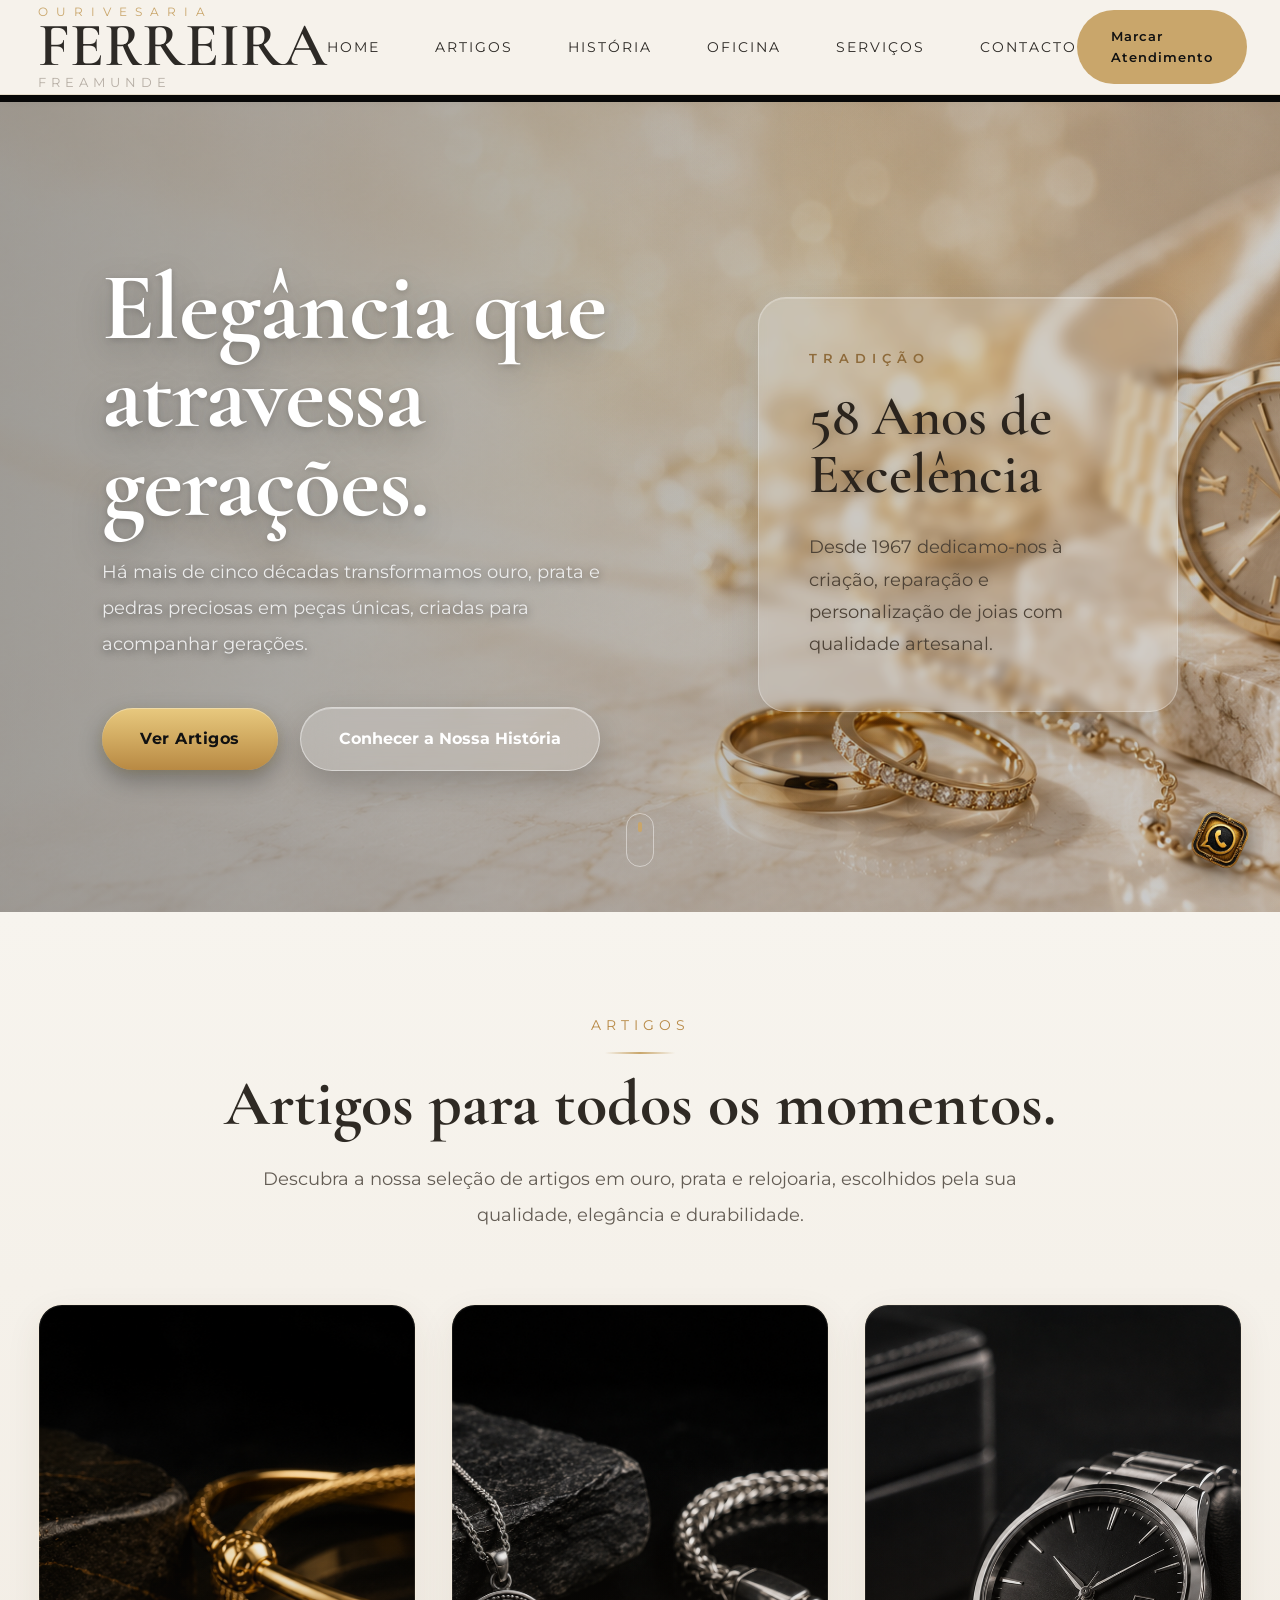
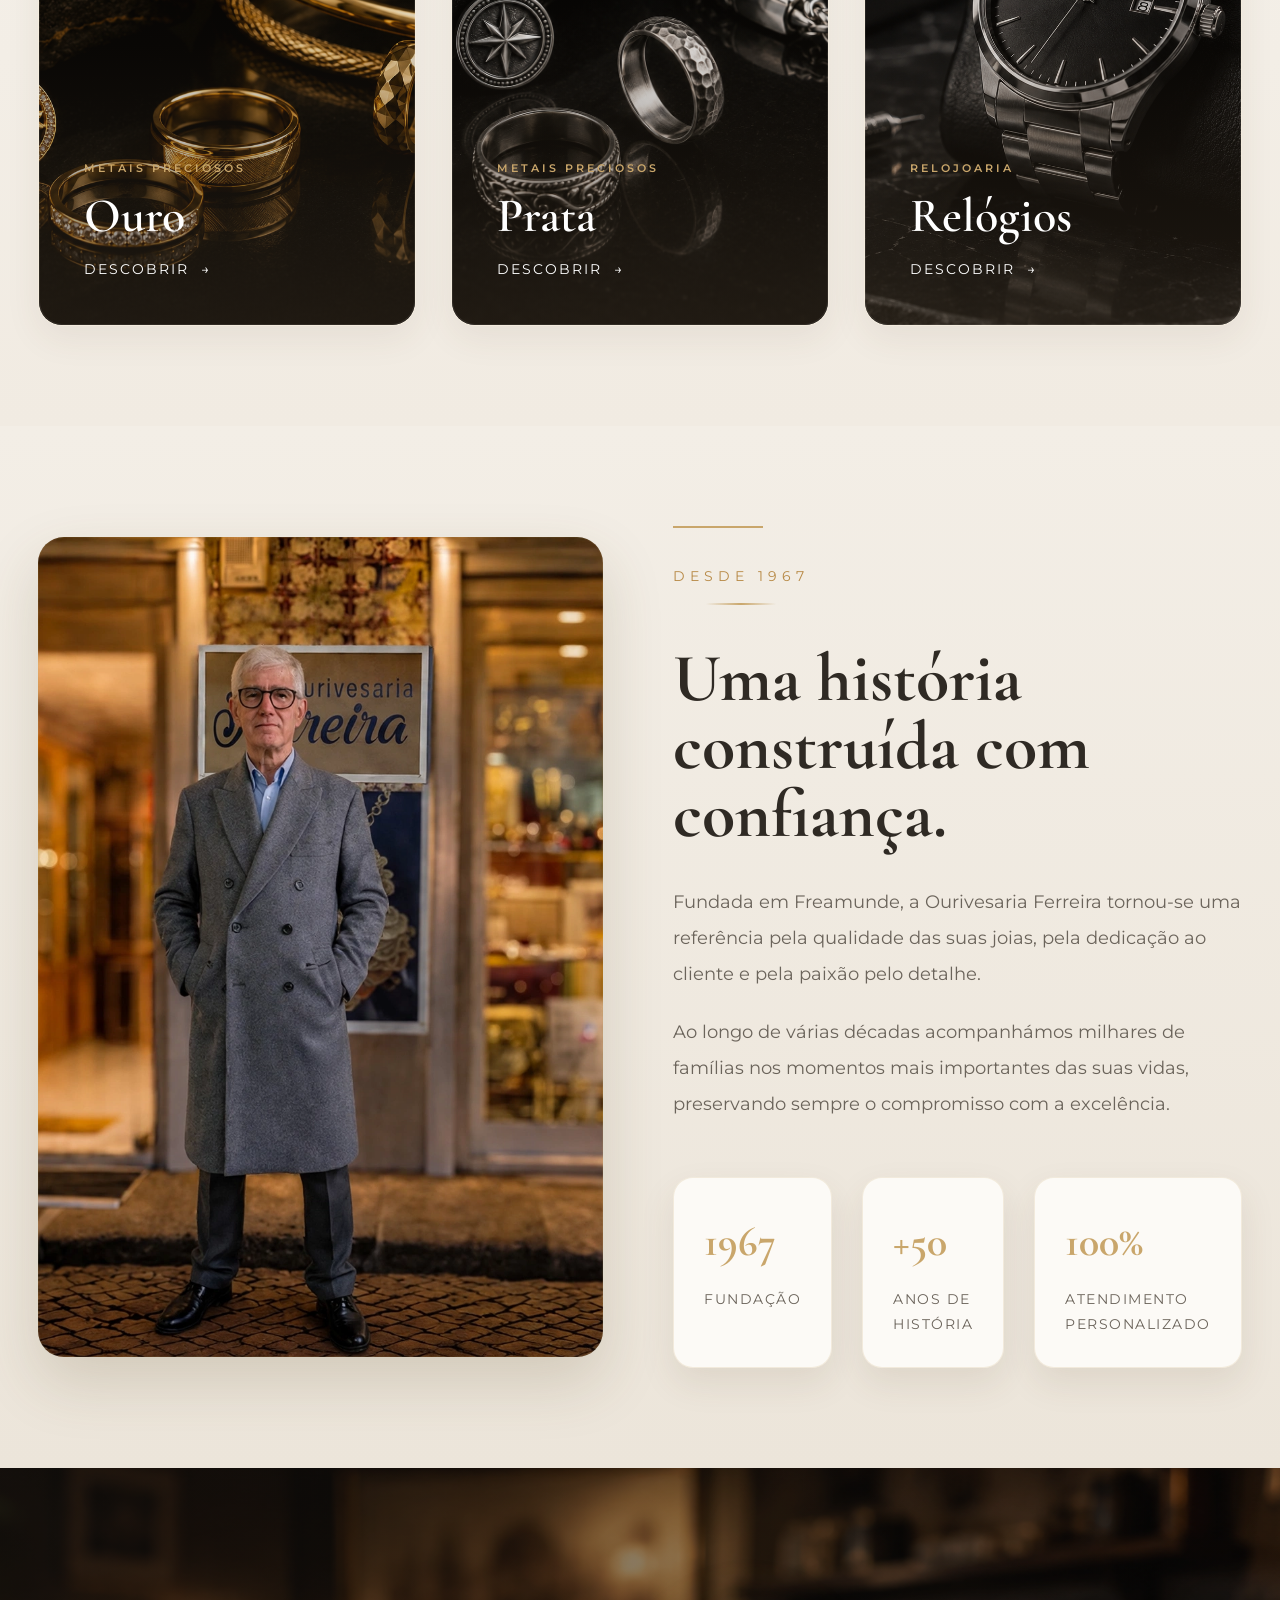
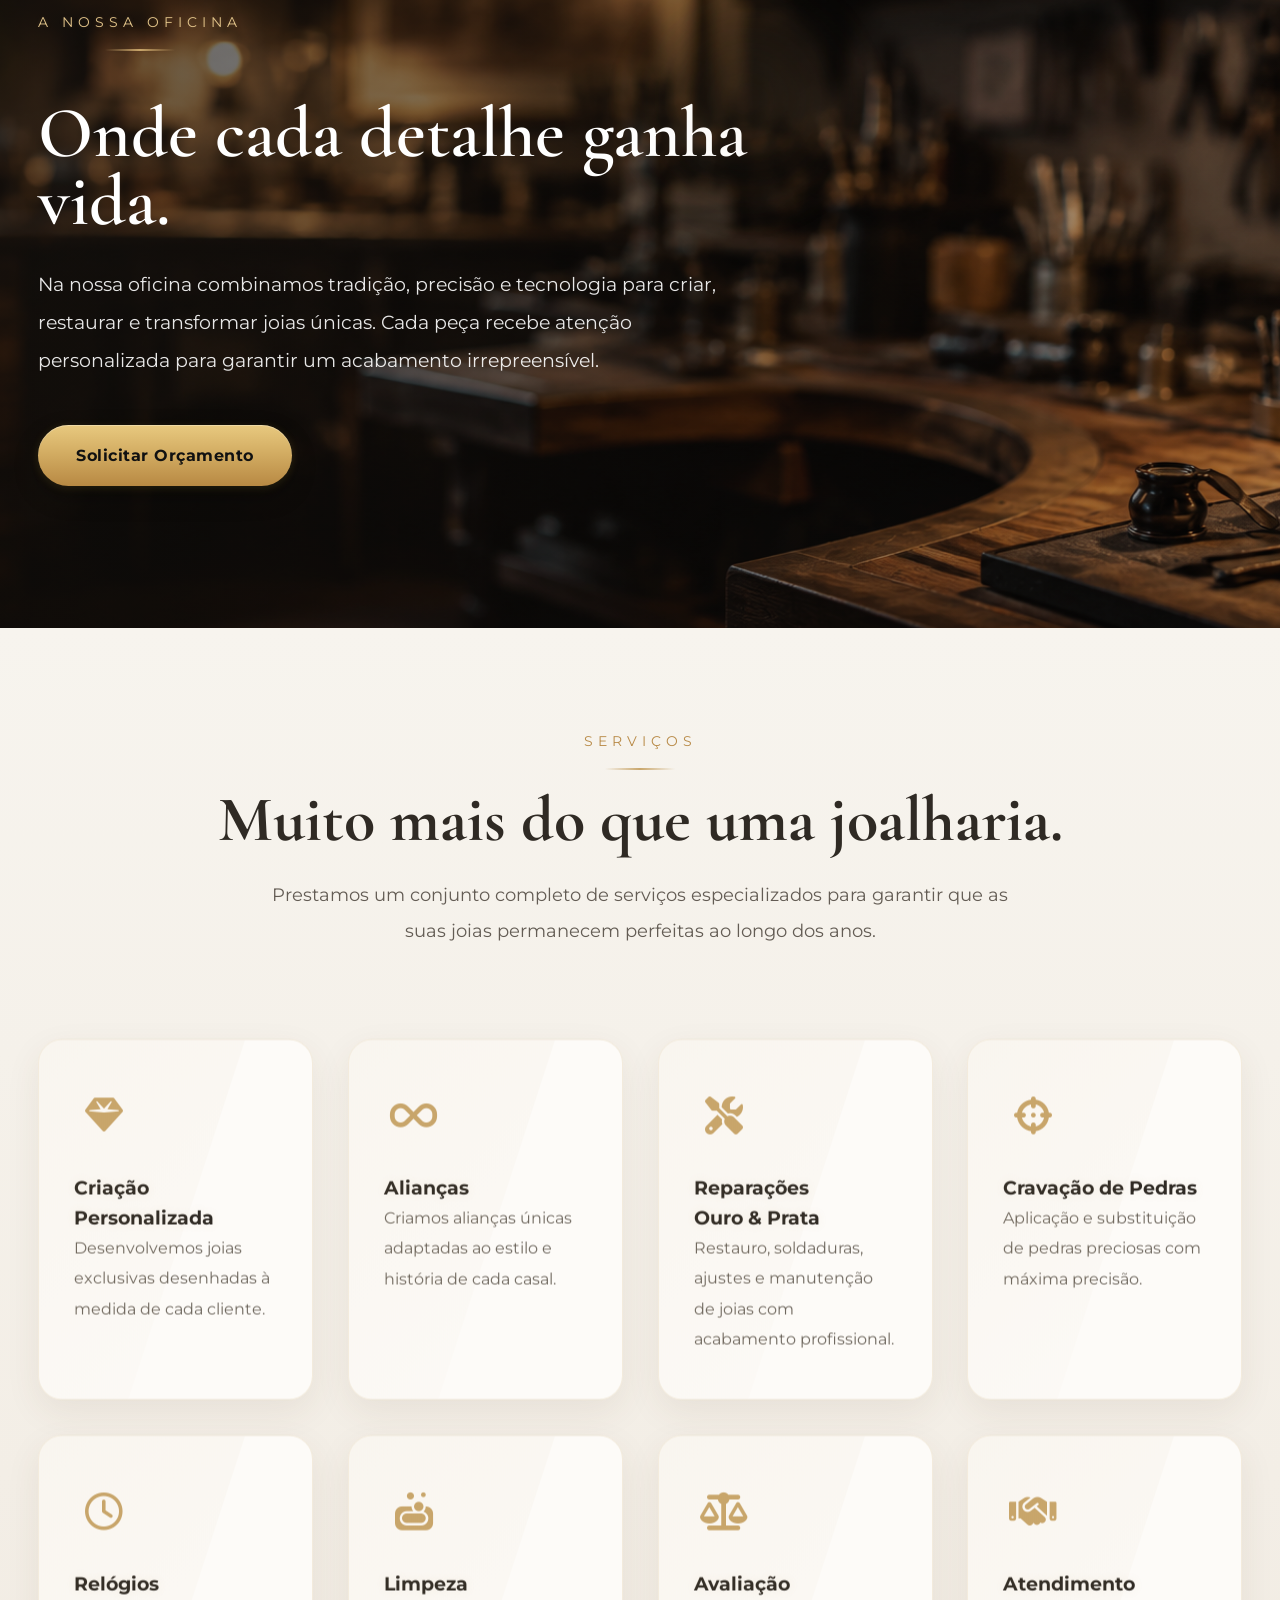
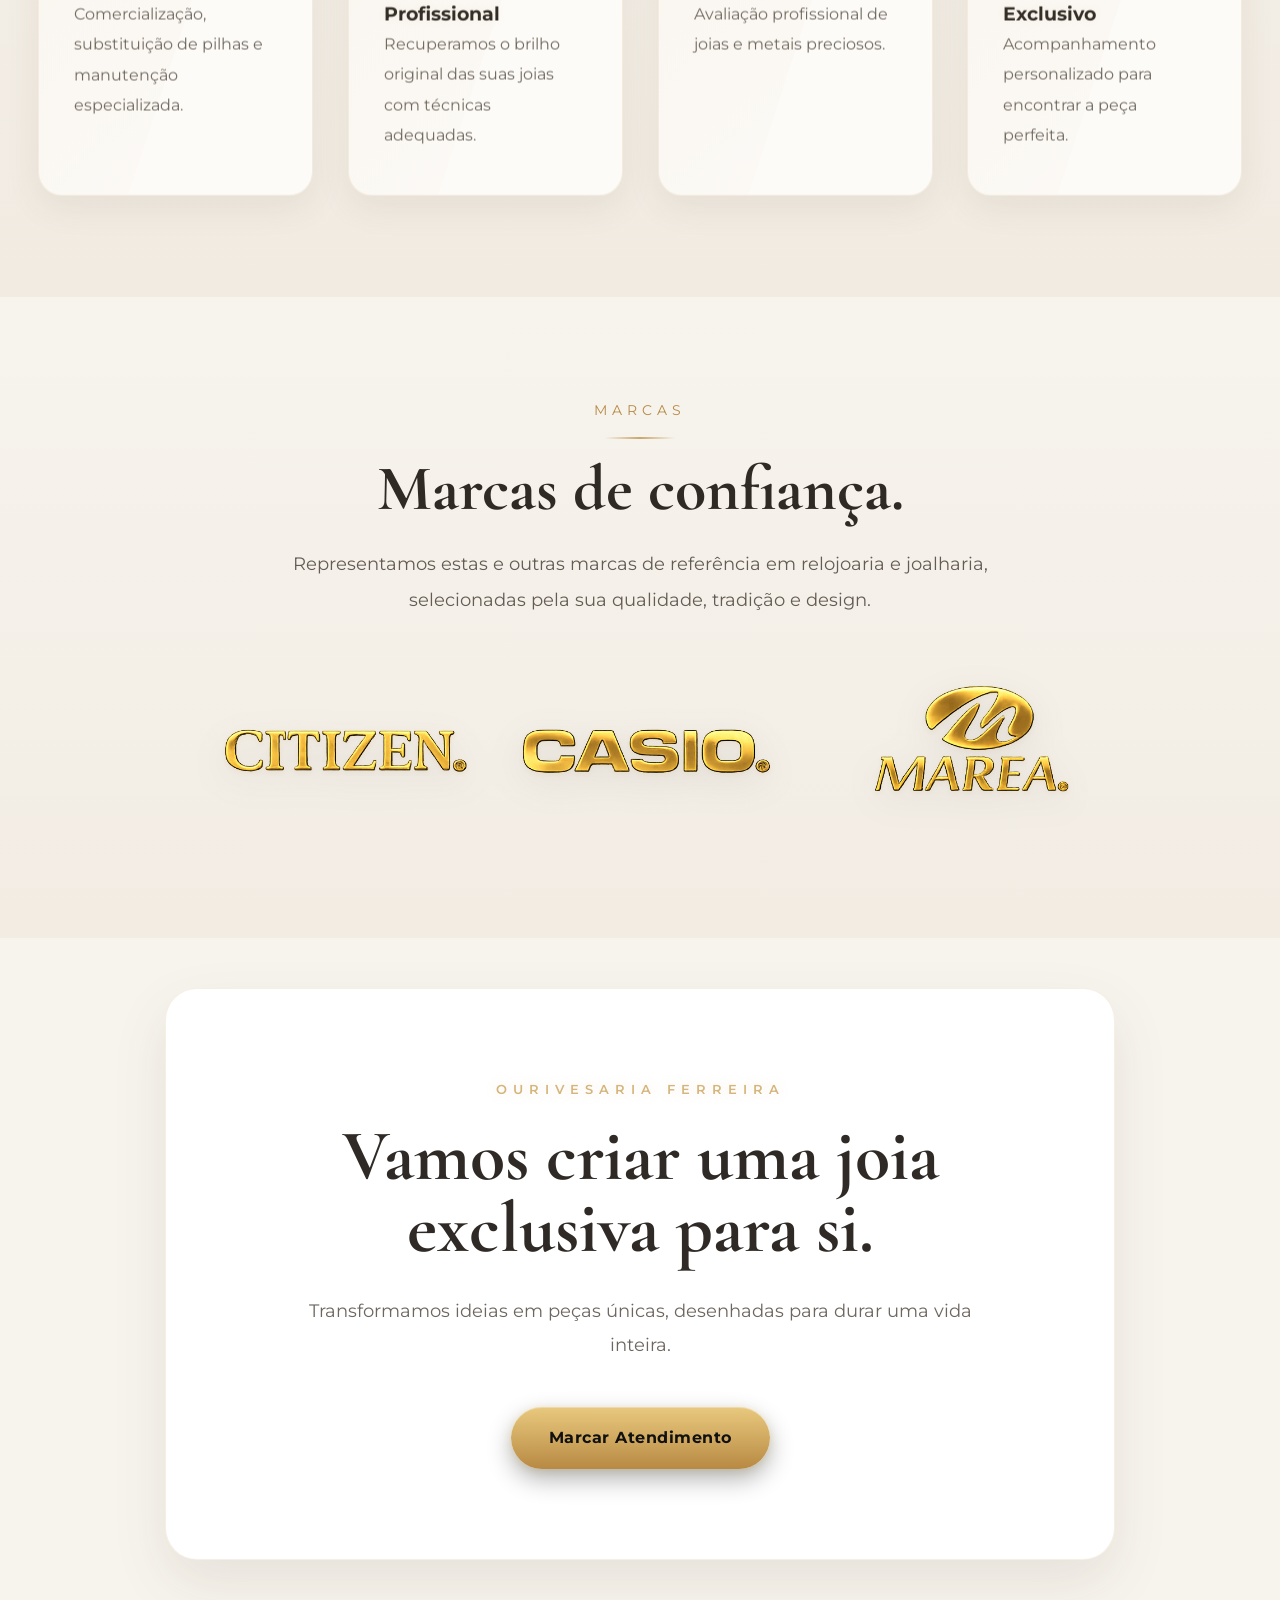
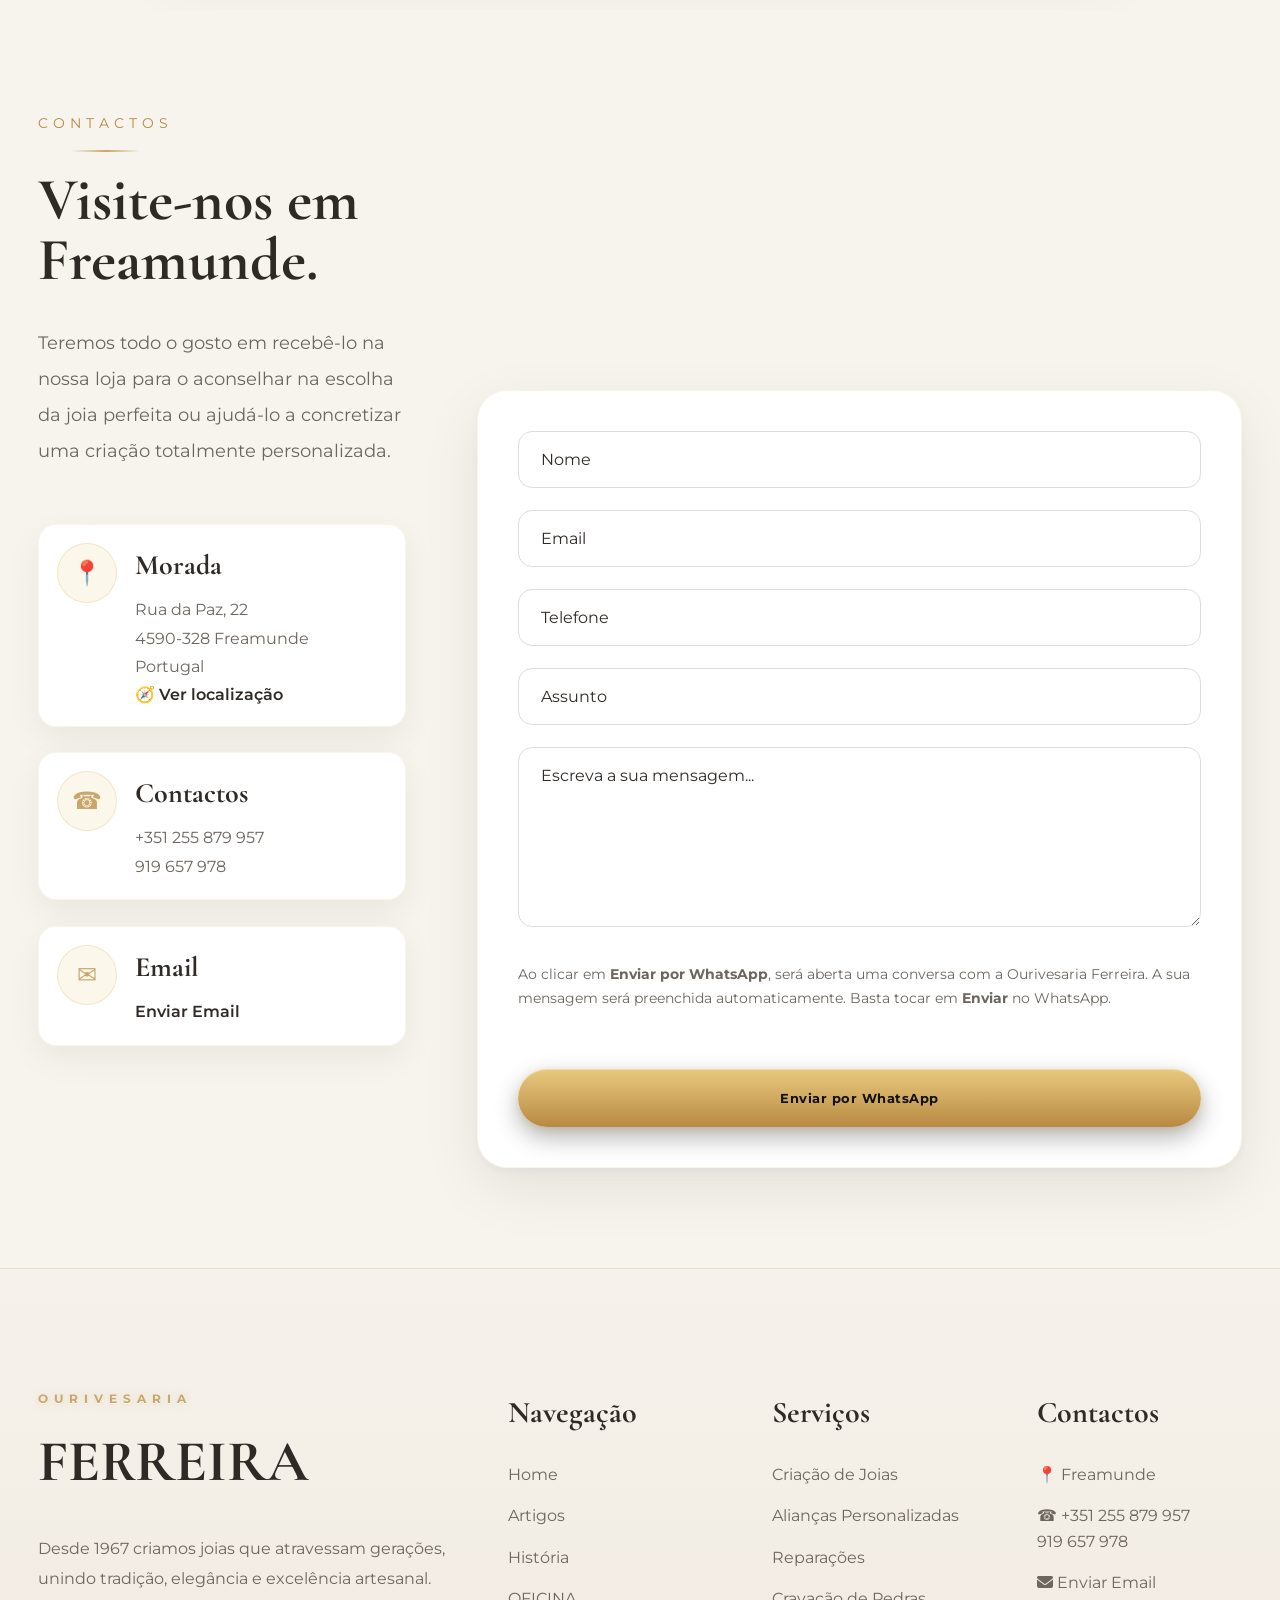
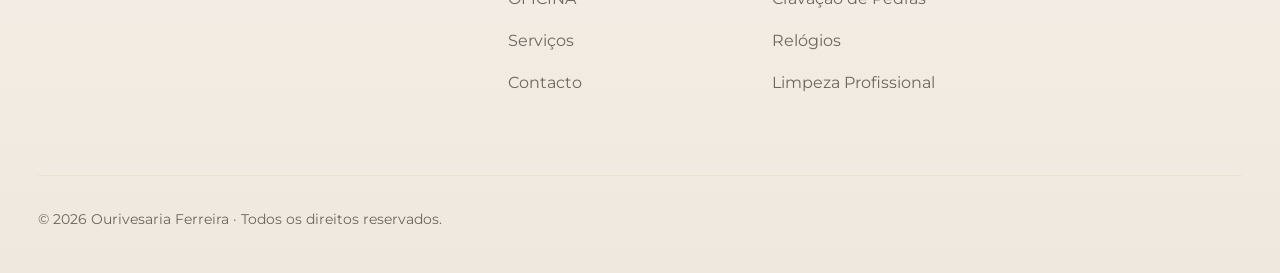
<file: index.html>
<!DOCTYPE html>
<html lang="pt-PT">

<head>

<meta charset="UTF-8">
<meta name="viewport" content="width=device-width, initial-scale=1.0">

<title>Ourivesaria Ferreira | Freamunde</title>

<meta name="description" content="Desde 1967. Joias exclusivas, alianças, anéis, relógios e peças personalizadas.">

<meta property="og:type" content="website">
<meta property="og:site_name" content="Ourivesaria Ferreira">
<meta property="og:title" content="Ourivesaria Ferreira | Freamunde">
<meta property="og:description" content="Desde 1967. Joias exclusivas, alianças, anéis, relógios e peças personalizadas.">
<meta property="og:url" content="https://datofz89.github.io/ourivesaria-ferreira/">
<meta property="og:image" content="https://datofz89.github.io/ourivesaria-ferreira/assets/images/hero/light/hero-light.png">
<meta property="og:locale" content="pt_PT">

<meta name="twitter:card" content="summary_large_image">
<meta name="twitter:title" content="Ourivesaria Ferreira | Freamunde">
<meta name="twitter:description" content="Desde 1967. Joias exclusivas, alianças, anéis, relógios e peças personalizadas.">
<meta name="twitter:image" content="https://datofz89.github.io/ourivesaria-ferreira/assets/images/hero/light/hero-light.png">


<link rel="stylesheet" href="https://cdnjs.cloudflare.com/ajax/libs/font-awesome/6.7.2/css/all.min.css">

<link rel="stylesheet" href="assets/css/style.css">
<link rel="stylesheet" href="assets/css/animations.css">
<link rel="stylesheet" href="assets/css/responsive.css?v=2">

<meta name="color-scheme" content="light">

<link rel="icon" type="image/x-icon" href="assets/favicon/favicon.ico">
<link rel="icon" type="image/png" sizes="32x32" href="assets/favicon/favicon-32x32.png">
<link rel="icon" type="image/png" sizes="16x16" href="assets/favicon/favicon-16x16.png">
<link rel="apple-touch-icon" href="assets/favicon/apple-touch-icon.png">

<script type="application/ld+json">
{
  "@context": "https://schema.org",
  "@type": "JewelryStore",
  "name": "Ourivesaria Ferreira",
  "image": "https://datofz89.github.io/ourivesaria-ferreira/assets/images/hero/light/hero-light.png",
  "url": "https://datofz89.github.io/ourivesaria-ferreira/",
  "telephone": "+351255879957",
  "email": "fernandorpferreira@gmail.com",
  "description": "Desde 1967. Joias exclusivas, alianças, anéis, relógios e peças personalizadas.",
  "address": {
    "@type": "PostalAddress",
    "streetAddress": "Rua da Paz, 22",
    "addressLocality": "Freamunde",
    "postalCode": "4590-328",
    "addressCountry": "PT"
  },
  "contactPoint": [
    {
      "@type": "ContactPoint",
      "telephone": "+351255879957",
      "contactType": "customer service"
    },
    {
      "@type": "ContactPoint",
      "telephone": "+351919657978",
      "contactType": "customer service"
    }
  ]
}
</script>

</head>

<body>

<div id="loader">

<div class="loader-logo">

<span>OURIVESARIA</span>

<h1>FERREIRA</h1>

<p>DESDE 1967 • FREAMUNDE</p>

</div>

</div>

<header class="header">

<div class="container">

<a href="#" class="logo">

<span class="logo-small">

OURIVESARIA

</span>

<span class="logo-title">
    FERREIRA
</span>

<span class="logo-location">

FREAMUNDE

</span>



</a>

<nav class="navigation">

<ul>

<li><a href="#hero">Home</a></li>

<li><a href="#articles">Artigos</a></li>

<li><a href="#history">História</a></li>

<li><a href="#atelier">OFICINA</a></li>

<li><a href="#services">Serviços</a></li>

<li><a href="#contact">Contacto</a></li>

</ul>

</nav>

<a href="#contact" class="header-button">

Marcar Atendimento

</a>

<div class="mobile-toggle">

<span></span>
<span></span>
<span></span>

</div>

</div>

</header>

<section id="hero" class="hero">

<div class="hero-video">

<picture>
    <source media="(max-width: 768px)"
            srcset="assets/images/hero/hero-mobile-light5.webp?v=5">

    <img class="hero-img"
         src="assets/images/hero/light/hero-light.png"
         alt="Ourivesaria Ferreira">
</picture>

</div>

<div class="hero-overlay"></div>

<div class="hero-light"></div>

<div class="container hero-container">

<div class="hero-left">



<h1>
    Elegância que<br>
    atravessa gerações.
</h1>

<p>

Há mais de cinco décadas transformamos ouro,
prata e pedras preciosas em peças únicas,
criadas para acompanhar gerações.

</p>

<div class="hero-buttons">

<a href="#articles" class="btn-gold">

Ver Artigos

</a>

<a href="#history" class="btn-outline">

Conhecer a Nossa História

</a>

</div>

</div>

<div class="hero-right">

<div class="floating-card">

<span>

TRADIÇÃO

</span>

<h3>

58 Anos de Excelência

</h3>

<p>

Desde 1967 dedicamo-nos à criação,
reparação e personalização de joias
com qualidade artesanal.

</p>

</div>

</div>

</div>

<div class="scroll-indicator">

<span></span>

</div>

</section>
	
<!-- ===========================================
COLEÇÕES
=========================================== -->

<section id="articles" class="articles">

    <div class="container">

        <div class="section-header">

            <span class="section-tag">

                ARTIGOS

            </span>

            <h2>

        Artigos para todos os momentos.

        </h2>

        <p>

        Descubra a nossa seleção de artigos em ouro, prata e relojoaria,
        escolhidos pela sua qualidade, elegância e durabilidade.

        </p>

        </div>

        <div class="articles-grid">

    <article class="article-card">

        <img src="assets/images/articles/gold/card-gold.png" loading="lazy" alt="Coleção de joias em ouro">

        <div class="article-content">

            <span>
                METAIS PRECIOSOS
            </span>

            <h3>
                Ouro
            </h3>

            <a href="./artigos/ouro.html">
                Descobrir
            </a>

        </div>

    </article>

    <article class="article-card">

        <img src="assets/images/articles/silver/card-prata.png" loading="lazy" alt="Coleção de joias em prata">

        <div class="article-content">

            <span>
                METAIS PRECIOSOS
            </span>

            <h3>
                Prata
            </h3>

            <a href="./artigos/prata.html">
                Descobrir
            </a>

        </div>

    </article>

    <article class="article-card">

        <img src="assets/images/articles/watches/card-relogios.png" loading="lazy" alt="Coleção de relógios">

        <div class="article-content">

            <span>
                RELOJOARIA
            </span>

            <h3>
                Relógios
            </h3>

            <a href="./artigos/relogios.html">
                Descobrir
            </a>

        </div>

    </article>

</div>

    </div>

</section>

<!-- ===========================================
HISTÓRIA
=========================================== -->

<section id="history" class="history">

    <div class="container history-grid">

        <div class="history-image">

    <span class="section-tag history-mobile-tag">HISTÓRIA</span>

    <img src="assets/images/history/ferreira_com_desfoque2.webp"
     loading="lazy"
     alt="História da Ourivesaria Ferreira">

    </div>

        <div class="history-content">

            <span class="section-tag">

                DESDE 1967

            </span>

            <h2>

                Uma história construída com confiança.

            </h2>

            <p>

                Fundada em Freamunde, a Ourivesaria Ferreira tornou-se uma referência
                pela qualidade das suas joias, pela dedicação ao cliente e pela paixão
                pelo detalhe.

            </p>

            <p>

                Ao longo de várias décadas acompanhámos milhares de famílias nos
                momentos mais importantes das suas vidas, preservando sempre o
                compromisso com a excelência.

            </p>

            <div class="history-stats">

                <div>

                    <h3>

                        1967

                    </h3>

                    <span>

                        Fundação

                    </span>

                </div>

                <div>

                    <h3>

                        +50

                    </h3>

                    <span>

                        Anos de História

                    </span>

                </div>

                <div>

                    <h3>

                        100%

                    </h3>

                    <span>

                        Atendimento Personalizado

                    </span>

                </div>

            </div>

        </div>

    </div>

</section>
	
<!-- ===========================================
OFICINA
=========================================== -->

<section id="atelier" class="atelier">

    <div class="atelier-background">

        <img src="assets/images/atelier/atelier-placeholder2.webp" loading="lazy" alt="Oficina">

    </div>

    <div class="atelier-overlay"></div>

    <div class="container">

        <div class="atelier-content">

            <span class="section-tag">

            A NOSSA OFICINA

            </span>

            <h2>

                Onde cada detalhe ganha vida.

            </h2>

            <p>

                Na nossa oficina combinamos tradição, precisão e tecnologia para criar,
                restaurar e transformar joias únicas. Cada peça recebe atenção
                personalizada para garantir um acabamento irrepreensível.

            </p>

            <a href="#contact" class="btn-gold">

                Solicitar Orçamento

            </a>

        </div>

    </div>

</section>

<!-- ===========================================
SERVIÇOS
=========================================== -->

<section id="services" class="services">

    <div class="container">

        <div class="section-header">

            <span class="section-tag">

                SERVIÇOS

            </span>

            <h2>

                Muito mais do que uma joalharia.

            </h2>

            <p>

                Prestamos um conjunto completo de serviços especializados para garantir
                que as suas joias permanecem perfeitas ao longo dos anos.

            </p>

        </div>

        <div class="services-grid">

    <article class="service-card">

        <div class="service-icon">
            <i class="fa-solid fa-gem"></i>
        </div>

        <h3>
            Criação Personalizada
        </h3>

        <p>
            Desenvolvemos joias exclusivas desenhadas à medida de cada cliente.
        </p>

    </article>

    <article class="service-card">

        <div class="service-icon">
            <i class="fa-solid fa-infinity"></i>
        </div>

        <h3>
            Alianças
        </h3>

        <p>
            Criamos alianças únicas adaptadas ao estilo e história de cada casal.
        </p>

    </article>

    <article class="service-card">

        <div class="service-icon">
            <i class="fa-solid fa-screwdriver-wrench"></i>
        </div>

        <h3>
            Reparações<br>
            Ouro &amp; Prata
        </h3>

        <p>
            Restauro, soldaduras, ajustes e manutenção de joias com acabamento profissional.
        </p>

    </article>

    <article class="service-card">

        <div class="service-icon">
            <i class="fa-solid fa-crosshairs"></i>
        </div>

        <h3>
            Cravação de Pedras
        </h3>

        <p>
            Aplicação e substituição de pedras preciosas com máxima precisão.
        </p>

    </article>

    <article class="service-card">

        <div class="service-icon">
            <i class="fa-regular fa-clock"></i>
        </div>

        <h3>
            Relógios
        </h3>

        <p>
            Comercialização, substituição de pilhas e manutenção especializada.
        </p>

    </article>

    <article class="service-card">

        <div class="service-icon">
            <i class="fa-solid fa-soap"></i>
        </div>

        <h3>
            Limpeza Profissional
        </h3>

        <p>
            Recuperamos o brilho original das suas joias com técnicas adequadas.
        </p>

    </article>

    <article class="service-card">

        <div class="service-icon">
            <i class="fa-solid fa-scale-balanced"></i>
        </div>

        <h3>
            Avaliação
        </h3>

        <p>
            Avaliação profissional de joias e metais preciosos.
        </p>

    </article>

    <article class="service-card">

        <div class="service-icon">
            <i class="fa-solid fa-handshake"></i>
        </div>

        <h3>
            Atendimento Exclusivo
        </h3>

        <p>
            Acompanhamento personalizado para encontrar a peça perfeita.
        </p>

    </article>

</div>

    </div>

</section>
	
<!-- ===========================================
MARCAS
=========================================== -->

<section id="brands" class="brands">

    <div class="container">

        <div class="section-header">

            <span class="section-tag">
                MARCAS
            </span>

            <h2>
                Marcas de confiança.
            </h2>

            <p>

                Representamos estas e outras marcas de referência em relojoaria e joalharia, selecionadas pela sua qualidade, tradição e design.

            </p>

        </div>

        <div class="brands-logos">

            <img src="assets/images/brands/brands-transparente2.png"
            loading="lazy"
            alt="Marcas Citizen, Casio e Marea">

        </div>

    </div>

</section>

<!-- ===========================================
TESTEMUNHOS
=========================================== -->

<!--

<section id="testimonials" class="testimonials">

    <div class="container">

        <div class="section-header">

            <span class="section-tag">

                TESTEMUNHOS

            </span>

            <h2>

                A confiança dos nossos clientes.

            </h2>

            <p>

                O maior reconhecimento é fazer parte dos momentos mais importantes
                da vida de quem nos escolhe.

            </p>

        </div>

        <div class="testimonials-slider">

            <article class="testimonial-card">

                <div class="testimonial-stars">

                    ★★★★★

                </div>

                <p>

                    "Atendimento irrepreensível, aconselhamento fantástico e uma
                    qualidade extraordinária. Voltarei sem dúvida."

                </p>

                <h4>

                    Ana Ribeiro

                </h4>

            </article>

            <article class="testimonial-card">

                <div class="testimonial-stars">

                    ★★★★★

                </div>

                <p>

                    "Mandámos fazer as nossas alianças e ficaram absolutamente
                    perfeitas. Um trabalho de enorme qualidade."

                </p>

                <h4>

                    Ricardo & Sofia

                </h4>

            </article>

            <article class="testimonial-card">

                <div class="testimonial-stars">

                    ★★★★★

                </div>

                <p>

                    "Profissionalismo, simpatia e atenção ao detalhe.
                    Recomendo vivamente."

                </p>

                <h4>

                    Manuel Ferreira

                </h4>

            </article>

        </div>

    </div>

</section>

-->

<!-- ===========================================
CTA
=========================================== -->

<section class="cta">

    <div class="container">

        <div class="cta-box">

            <span>

                OURIVESARIA FERREIRA

            </span>

            <h2>

                Vamos criar uma joia exclusiva para si.

            </h2>

            <p>

                Transformamos ideias em peças únicas, desenhadas para
                durar uma vida inteira.

            </p>

            <a href="#contact" class="btn-gold">

                Marcar Atendimento

            </a>

        </div>

    </div>

</section>
	
	
<!-- ===========================================
CONTACTOS
=========================================== -->

<section id="contact" class="contact">

    <div class="container">

        <div class="contact-info">

            <span class="section-tag">

                CONTACTOS

            </span>

            <h2>

                Visite-nos em Freamunde.

            </h2>

            <p>

                Teremos todo o gosto em recebê-lo na nossa loja para o aconselhar
                na escolha da joia perfeita ou ajudá-lo a concretizar uma criação
                totalmente personalizada.

            </p>

            <div class="contact-list">

                <div class="contact-item">
    <div class="contact-icon" aria-hidden="true">
        📍
    </div>
    <div>
        <h4>
            Morada
        </h4>
        <p>
            Rua da Paz, 22<br>
            4590-328 Freamunde<br>
            Portugal
        </p>
        <a href="https://maps.app.goo.gl/aHwKLc2ztvQFUrNm6"
           target="_blank"
           rel="noopener noreferrer"
           aria-label="Ver localização da Ourivesaria Ferreira no Google Maps"
        >
            🧭 Ver localização
        </a>
    </div>
</div>

<div class="contact-item">

    <div class="contact-icon" aria-hidden="true">

        ☎

    </div>

    <div>

        <h4>

            Contactos

        </h4>

        <p>

            +351 255 879 957<br>
            919 657 978
        </p>

    </div>

</div>

<div class="contact-item">

    <div class="contact-icon" aria-hidden="true">

        ✉

    </div>

    <div>

        <h4>

            Email

        </h4>

        <p>

            <a href="mailto:fernandorpferreira@gmail.com"
               aria-label="Enviar email para Ourivesaria Ferreira">

                Enviar Email

            </a>

        </p>

    </div>

</div>

                

            </div>

        </div>

        <div class="contact-form">

    <form id="contactForm">

        <input
            id="nome"
            type="text"
            placeholder="Nome"
            required
        >

        <input
            id="email"
            type="email"
            placeholder="Email"
            required
        >

        <input
            id="telefone"
            type="tel"
            placeholder="Telefone"
        >

        <input
            id="assunto"
            type="text"
            placeholder="Assunto"
        >

        <textarea
            id="mensagem"
            rows="7"
            placeholder="Escreva a sua mensagem..."
            required
        ></textarea>

        <p class="whatsapp-note">
            Ao clicar em <strong>Enviar por WhatsApp</strong>, será aberta uma conversa com a Ourivesaria Ferreira. A sua mensagem será preenchida automaticamente. Basta tocar em <strong>Enviar</strong> no WhatsApp.
        </p>

        <button
            type="submit"
            class="btn-gold"
        >

            Enviar por WhatsApp

        </button>

    </form>

</div>   <!-- contact-form -->

    </div>   <!-- fecha .container -->

</section>   <!-- fecha #contact -->
	
	
<!-- ===========================================
FOOTER
=========================================== -->

<footer class="footer">

    <div class="container">

        <div class="footer-grid">

            <div class="footer-column">

                <span class="footer-small">

                    OURIVESARIA

                </span>

                <h2>

                    FERREIRA

                </h2>

                <p>

                    Desde 1967 criamos joias que atravessam gerações,
                    unindo tradição, elegância e excelência artesanal.

                </p>

            </div>

            <div class="footer-column">

                <h3>

                    Navegação

                </h3>

                <ul>

                    <li><a href="#hero">Home</a></li>

                    <li><a href="#articles">Artigos</a></li>

                    <li><a href="#history">História</a></li>

                    <li><a href="#atelier">OFICINA</a></li>

                    <li><a href="#services">Serviços</a></li>

                    <li><a href="#contact">Contacto</a></li>

                </ul>

            </div>

            <div class="footer-column">

                <h3>

                    Serviços

                </h3>

                <ul>

                    <li>Criação de Joias</li>

                    <li>Alianças Personalizadas</li>

                    <li>Reparações</li>

                    <li>Cravação de Pedras</li>

                    <li>Relógios</li>

                    <li>Limpeza Profissional</li>

                </ul>

            </div>

            <div class="footer-column">

                <h3>

                    Contactos

                </h3>

                <ul>

                    <li>

                        📍 Freamunde

                    </li>

                    <li>

                        ☎ +351 255 879 957<br>
                                919 657 978
                    </li>

                    <li>

                    <a href="mailto:fernandorpferreira@gmail.com"
                    aria-label="Enviar email para a Ourivesaria Ferreira">

                    <i class="fa-solid fa-envelope"></i> Enviar Email

    </a>

</li>

                </ul>

                

            </div>

        </div>

        <div class="footer-bottom">

            <p>

                © 2026 Ourivesaria Ferreira · Todos os direitos reservados.

            </p>

        </div>

    </div>

</footer>

<!-- ===========================================
WHATSAPP
=========================================== -->

<a href="https://wa.me/351919657978"
   class="whatsapp-button"
   target="_blank"
   aria-label="Contactar pelo WhatsApp">

    <img src="assets/images/icons/whatsapp-premium.png"
         alt="WhatsApp Ourivesaria Ferreira"
         class="whatsapp-icon">

</a>


	
	
<!-- ===========================================
MENU MOBILE
=========================================== -->

<div class="mobile-menu">

    <nav class="navigation-mobile">

        <ul>

            <li>

                <a href="#hero">

                    Home

                </a>

            </li>

            <li>

                <a href="#articles">

                    Artigos

                </a>

            </li>

            <li>

                <a href="#history">

                    História

                </a>

            </li>

            <li>

                <a href="#atelier">

                    Oficina

                </a>

            </li>

            <li>

                <a href="#services">

                    Serviços

                </a>

            </li>

            <li>

                <a href="#contact">

                    Contacto

                </a>

            </li>

        </ul>

    </nav>

</div>

<!-- ===========================================
CURSOR LUXURY
=========================================== -->



<!-- ===========================================
SCRIPTS
=========================================== -->

<script src="assets/js/app.js"></script>
	
	
</body>

<!-- deploy trigger -->

</html>
</file>
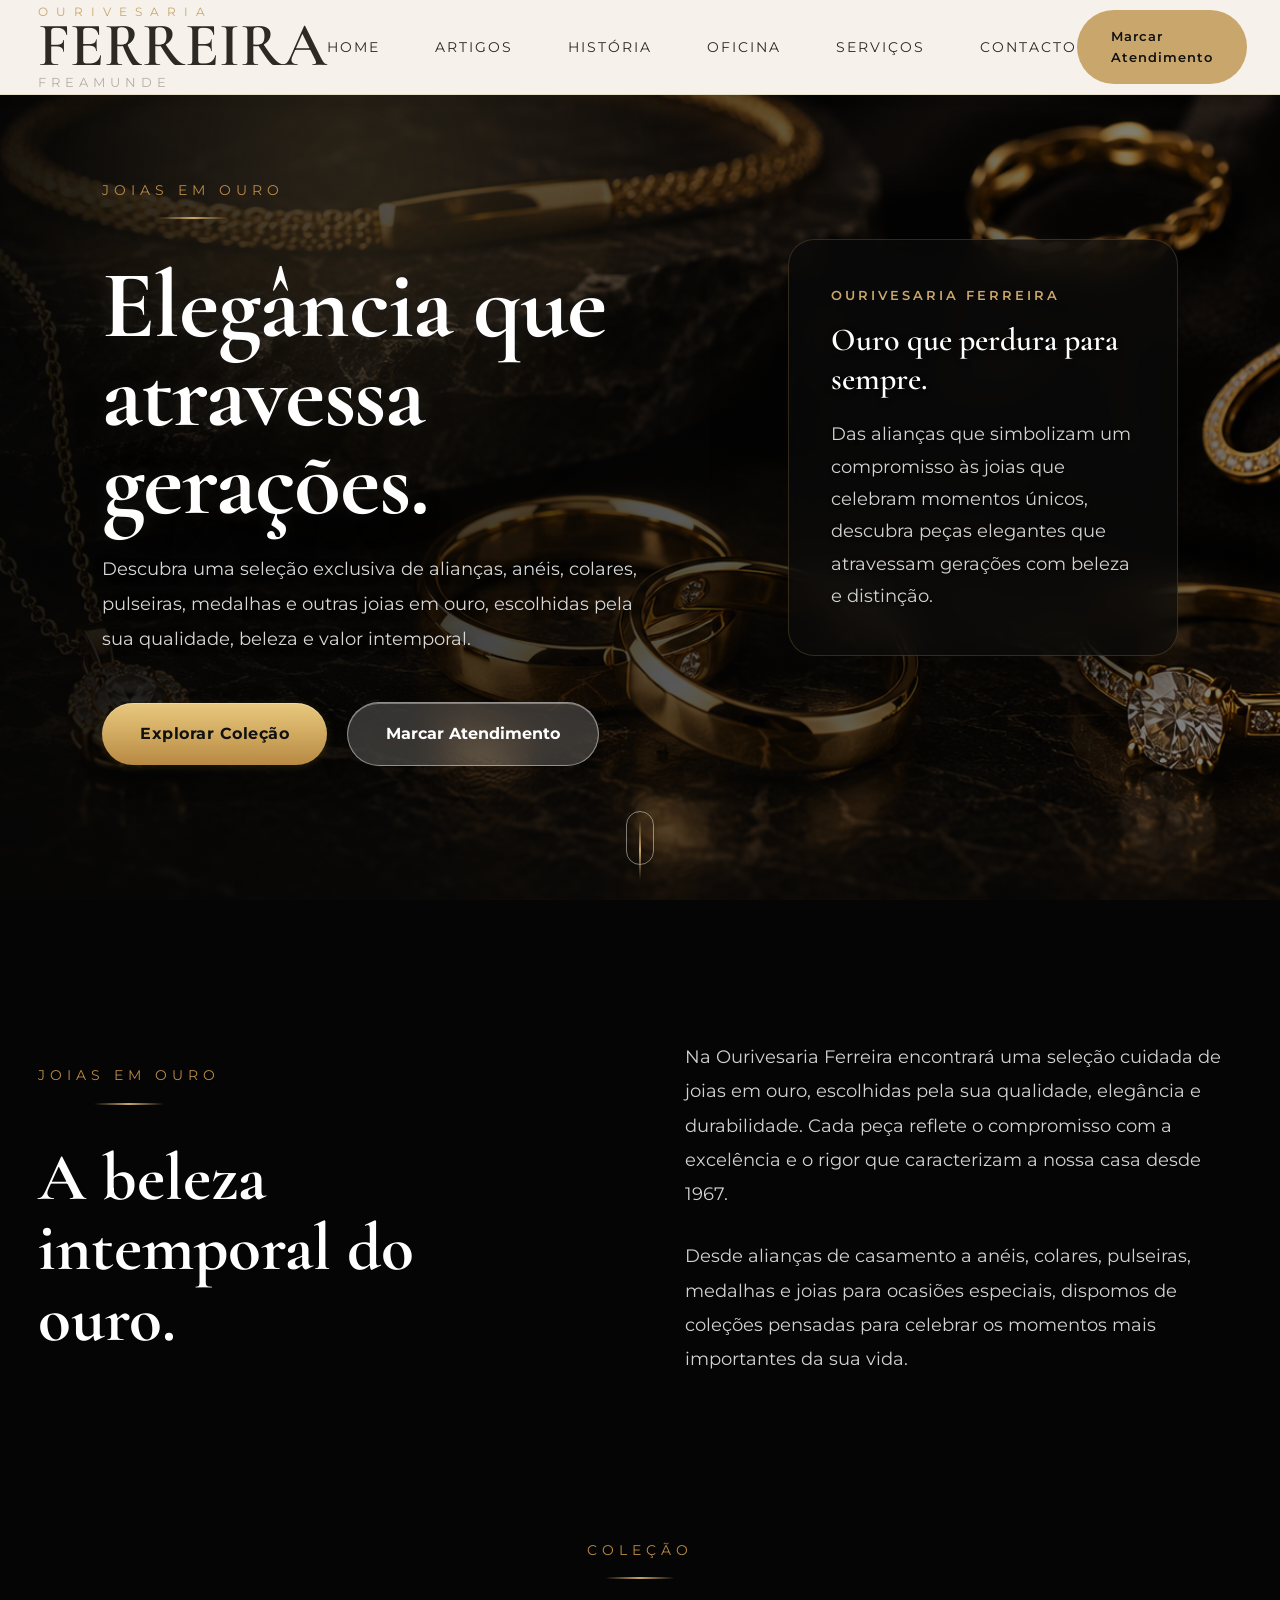
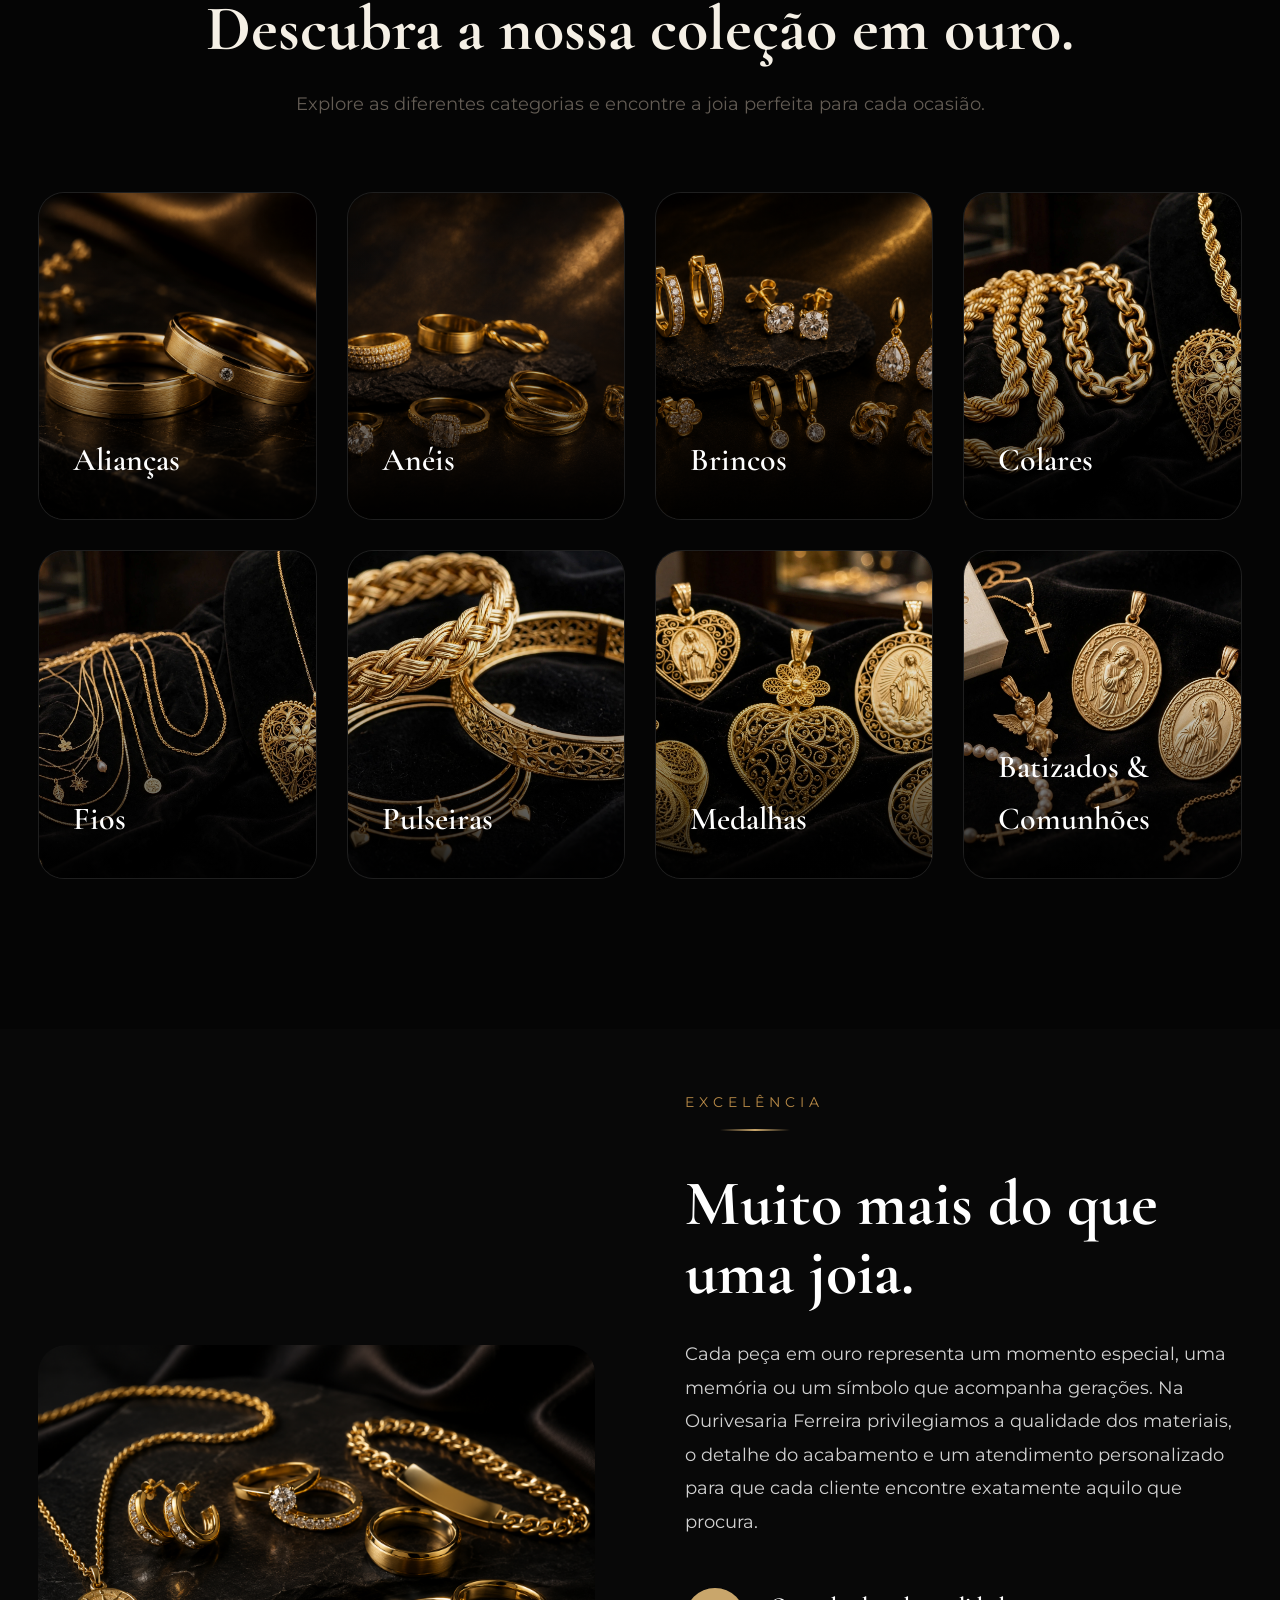
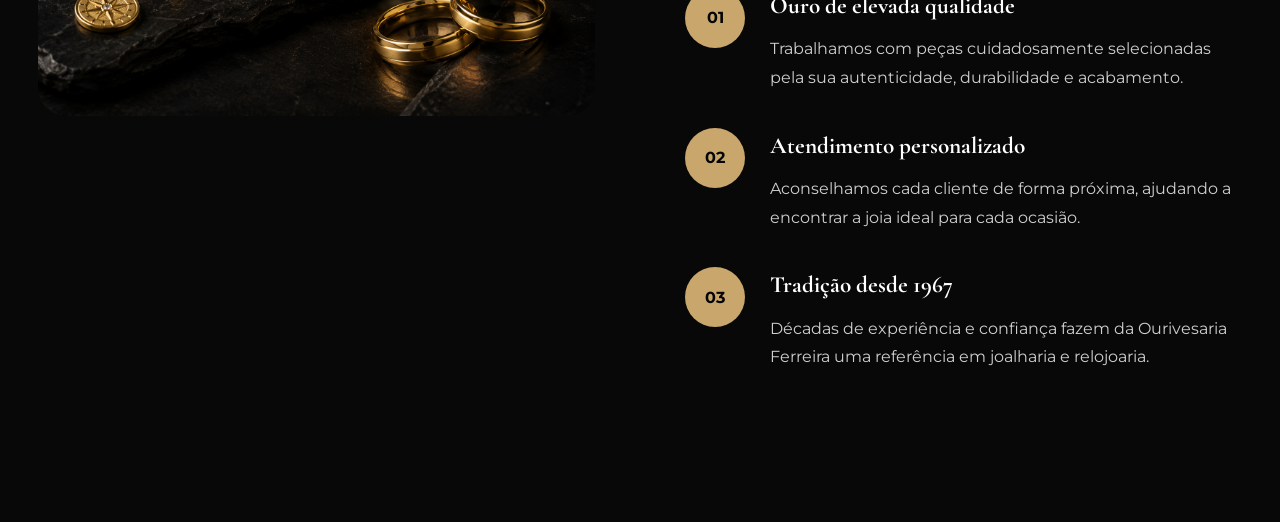
<file: artigos/ouro.html>
<!DOCTYPE html>
<html lang="pt-PT">

<head>

    <meta charset="UTF-8">
    <meta name="viewport" content="width=device-width, initial-scale=1.0">

    <title>Joias em Ouro | Ourivesaria Ferreira</title>

    <meta name="description"
        content="Descubra a coleção de joias em ouro da Ourivesaria Ferreira. Alianças, anéis, colares, pulseiras e peças únicas para celebrar os momentos mais importantes da vida.">


    <link rel="stylesheet" href="../assets/css/style.css">
    <link rel="stylesheet" href="../assets/css/landing-pages.css">
    <link rel="stylesheet" href="../assets/css/animations.css">
    <link rel="stylesheet" href="../assets/css/responsive.css">

    <link rel="icon" type="image/x-icon" href="../assets/favicon/favicon.ico">
    <link rel="icon" type="image/png" sizes="32x32" href="../assets/favicon/favicon-32x32.png">
    <link rel="icon" type="image/png" sizes="16x16" href="../assets/favicon/favicon-16x16.png">
    <link rel="apple-touch-icon" href="../assets/favicon/apple-touch-icon.png">

</head>

<body>

<!-- ===========================================
HEADER
=========================================== -->

<header class="header">

    <div class="container">

        <a href="../index.html" class="logo">

            <span class="logo-small">

                OURIVESARIA

            </span>

            <span class="logo-title">
                FERREIRA
            </span>

            <span class="logo-location">

                FREAMUNDE

            </span>

        </a>

        <nav class="navigation">

            <ul>

                <li><a href="../index.html#hero">Home</a></li>

                <li><a href="../index.html#articles">Artigos</a></li>

                <li><a href="../index.html#history">História</a></li>

                <li><a href="../index.html#atelier">Oficina</a></li>

                <li><a href="../index.html#services">Serviços</a></li>

                <li><a href="../index.html#contact">Contacto</a></li>

            </ul>

        </nav>

        <a href="../index.html#contact" class="header-button">

            Marcar Atendimento

        </a>

        <div class="mobile-toggle">

            <span></span>
            <span></span>
            <span></span>

        </div>

    </div>

</header>


<div class="mobile-menu">

    <nav class="navigation-mobile">

        <ul>

            <li>
                <a href="../index.html#hero">
                    Home
                </a>
            </li>

            <li>
                <a href="../index.html#articles">
                    Artigos
                </a>
            </li>

            <li>
                <a href="../index.html#history">
                    História
                </a>
            </li>

            <li>
                <a href="../index.html#atelier">
                    Oficina
                </a>
            </li>

            <li>
                <a href="../index.html#services">
                    Serviços
                </a>
            </li>

            <li>
                <a href="../index.html#contact">
                    Contacto
                </a>
            </li>

        </ul>

    </nav>

</div>

<!-- ===========================================
HERO
=========================================== -->

<section class="hero hero-gold">

    <div class="hero-video">

        <img src="../assets/images/articles/gold/hero-gold.webp"
             class="hero-img"
             alt="Joias em Ouro">

    </div>

    <div class="hero-overlay"></div>

    <div class="hero-light"></div>

    <div class="container hero-container">

        <div class="hero-left">

            <span class="section-tag">

                JOIAS EM OURO

            </span>

            <h1>
                Elegância que<br>
                atravessa gerações.
            </h1>

            <p>

                Descubra uma seleção exclusiva de alianças,
                anéis, colares, pulseiras, medalhas e outras
                joias em ouro, escolhidas pela sua qualidade,
                beleza e valor intemporal.

            </p>

            <div class="hero-buttons">

                <a href="#categorias" class="btn-gold">

                    Explorar Coleção

                </a>

                <a href="../index.html#contact" class="btn-outline">

                    Marcar Atendimento

                </a>

            </div>

        </div>

        <div class="hero-right">

            <div class="floating-card">

                <span>

                    OURIVESARIA FERREIRA

                </span>

                <h3>

                    Ouro que perdura para sempre.

                </h3>

                <p>

                    Das alianças que simbolizam um compromisso
                    às joias que celebram momentos únicos,
                    descubra peças elegantes que atravessam
                    gerações com beleza e distinção.

                </p>

            </div>

        </div>

    </div>

    <div class="scroll-indicator">

        <span></span>

    </div>

</section>

<!-- ===========================================
INTRODUÇÃO
=========================================== -->

<section class="gold-intro">

    <div class="container">

        <div class="intro-grid">

            <div class="intro-left">

                <span class="section-tag">

                    JOIAS EM OURO

                </span>

                <h2>

                    A beleza intemporal do ouro.

                </h2>

            </div>

            <div class="intro-right">

                <p>

                    Na Ourivesaria Ferreira encontrará uma seleção cuidada de
                    joias em ouro, escolhidas pela sua qualidade, elegância e
                    durabilidade. Cada peça reflete o compromisso com a
                    excelência e o rigor que caracterizam a nossa casa desde
                    1967.

                </p>

                <p>

                    Desde alianças de casamento a anéis, colares, pulseiras,
                    medalhas e joias para ocasiões especiais, dispomos de
                    coleções pensadas para celebrar os momentos mais
                    importantes da sua vida.

                </p>

            </div>

        </div>

    </div>

</section>

<!-- ===========================================
CATEGORIAS
=========================================== -->

<section id="categorias" class="gold-categories">

    <div class="container">

        <div class="section-header">

            <span class="section-tag">

                COLEÇÃO

            </span>

            <h2>

                Descubra a nossa coleção em ouro.

            </h2>

            <p>

                Explore as diferentes categorias e encontre a joia perfeita
                para cada ocasião.

            </p>

        </div>

        <div class="categories-grid">

            <article class="category-card">

                <img src="../assets/images/articles/gold/categories/aliancas.webp"
                    loading="lazy"
                    alt="Alianças">

                <div class="category-overlay">

                    <h3>Alianças</h3>

                </div>

            </article>

            <article class="category-card">

                <img src="../assets/images/articles/gold/categories/aneis.webp"
                    loading="lazy"
                    alt="Anéis">

                <div class="category-overlay">

                    <h3>Anéis</h3>

                </div>

            </article>

            <article class="category-card">

                <img src="../assets/images/articles/gold/categories/brincos.webp"
                    loading="lazy"
                    alt="Brincos">

                <div class="category-overlay">

                    <h3>Brincos</h3>

                </div>

            </article>

            <article class="category-card">

                <img src="../assets/images/articles/gold/categories/colares.webp"
                    loading="lazy"
                    alt="Colares">

                <div class="category-overlay">

                    <h3>Colares</h3>

                </div>

            </article>

            <article class="category-card">

                <img src="../assets/images/articles/gold/categories/fios.webp"
                    loading="lazy"
                    alt="Fios">

                <div class="category-overlay">

                    <h3>Fios</h3>

                </div>

            </article>

            <article class="category-card">

                <img src="../assets/images/articles/gold/categories/pulseiras.webp"
                    loading="lazy"
                    alt="Pulseiras">

                <div class="category-overlay">

                    <h3>Pulseiras</h3>

                </div>

            </article>

            <article class="category-card">

                <img src="../assets/images/articles/gold/categories/medalhas.webp"
                    loading="lazy"
                    alt="Medalhas">

                <div class="category-overlay">

                    <h3>Medalhas</h3>

                </div>

            </article>

            <article class="category-card">

                <img src="../assets/images/articles/gold/categories/batizados.webp"
                    loading="lazy"
                    alt="Batizados e Comunhões">

                <div class="category-overlay">

                    <h3>Batizados & Comunhões</h3>

                </div>

            </article>

        </div>

    </div>

</section>

<!-- ===========================================
EXCELÊNCIA
=========================================== -->

<section class="gold-quality">

    <div class="container">

        <div class="quality-grid">

            <div class="quality-image">

                <img src="../assets/images/articles/gold/gold-quality.webp"
                    loading="lazy"
                    alt="Joias em Ouro Premium">

            </div>

            <div class="quality-content">

                <span class="section-tag">

                    EXCELÊNCIA

                </span>

                <h2>

                    Muito mais do que uma joia.

                </h2>

                <p>

                    Cada peça em ouro representa um momento especial, uma
                    memória ou um símbolo que acompanha gerações. Na
                    Ourivesaria Ferreira privilegiamos a qualidade dos
                    materiais, o detalhe do acabamento e um atendimento
                    personalizado para que cada cliente encontre exatamente
                    aquilo que procura.

                </p>

                <div class="quality-features">

                    <div class="feature">

                        <div class="feature-number">

                            01

                        </div>

                        <div>

                            <h3>

                                Ouro de elevada qualidade

                            </h3>

                            <p>

                                Trabalhamos com peças cuidadosamente
                                selecionadas pela sua autenticidade,
                                durabilidade e acabamento.

                            </p>

                        </div>

                    </div>

                    <div class="feature">

                        <div class="feature-number">

                            02

                        </div>

                        <div>

                            <h3>

                                Atendimento personalizado

                            </h3>

                            <p>

                                Aconselhamos cada cliente de forma próxima,
                                ajudando a encontrar a joia ideal para cada
                                ocasião.

                            </p>

                        </div>

                    </div>

                    <div class="feature">

                        <div class="feature-number">

                            03

                        </div>

                        <div>

                            <h3>

                                Tradição desde 1967

                            </h3>

                            <p>

                                Décadas de experiência e confiança fazem da
                                Ourivesaria Ferreira uma referência em
                                joalharia e relojoaria.

                            </p>

                        </div>

                    </div>

                </div>

            </div>

        </div>

    </div>

</section>


<!-- ===========================================
SCRIPTS
=========================================== -->

<script src="../assets/js/app.js"></script>

</body>
</html>
</file>
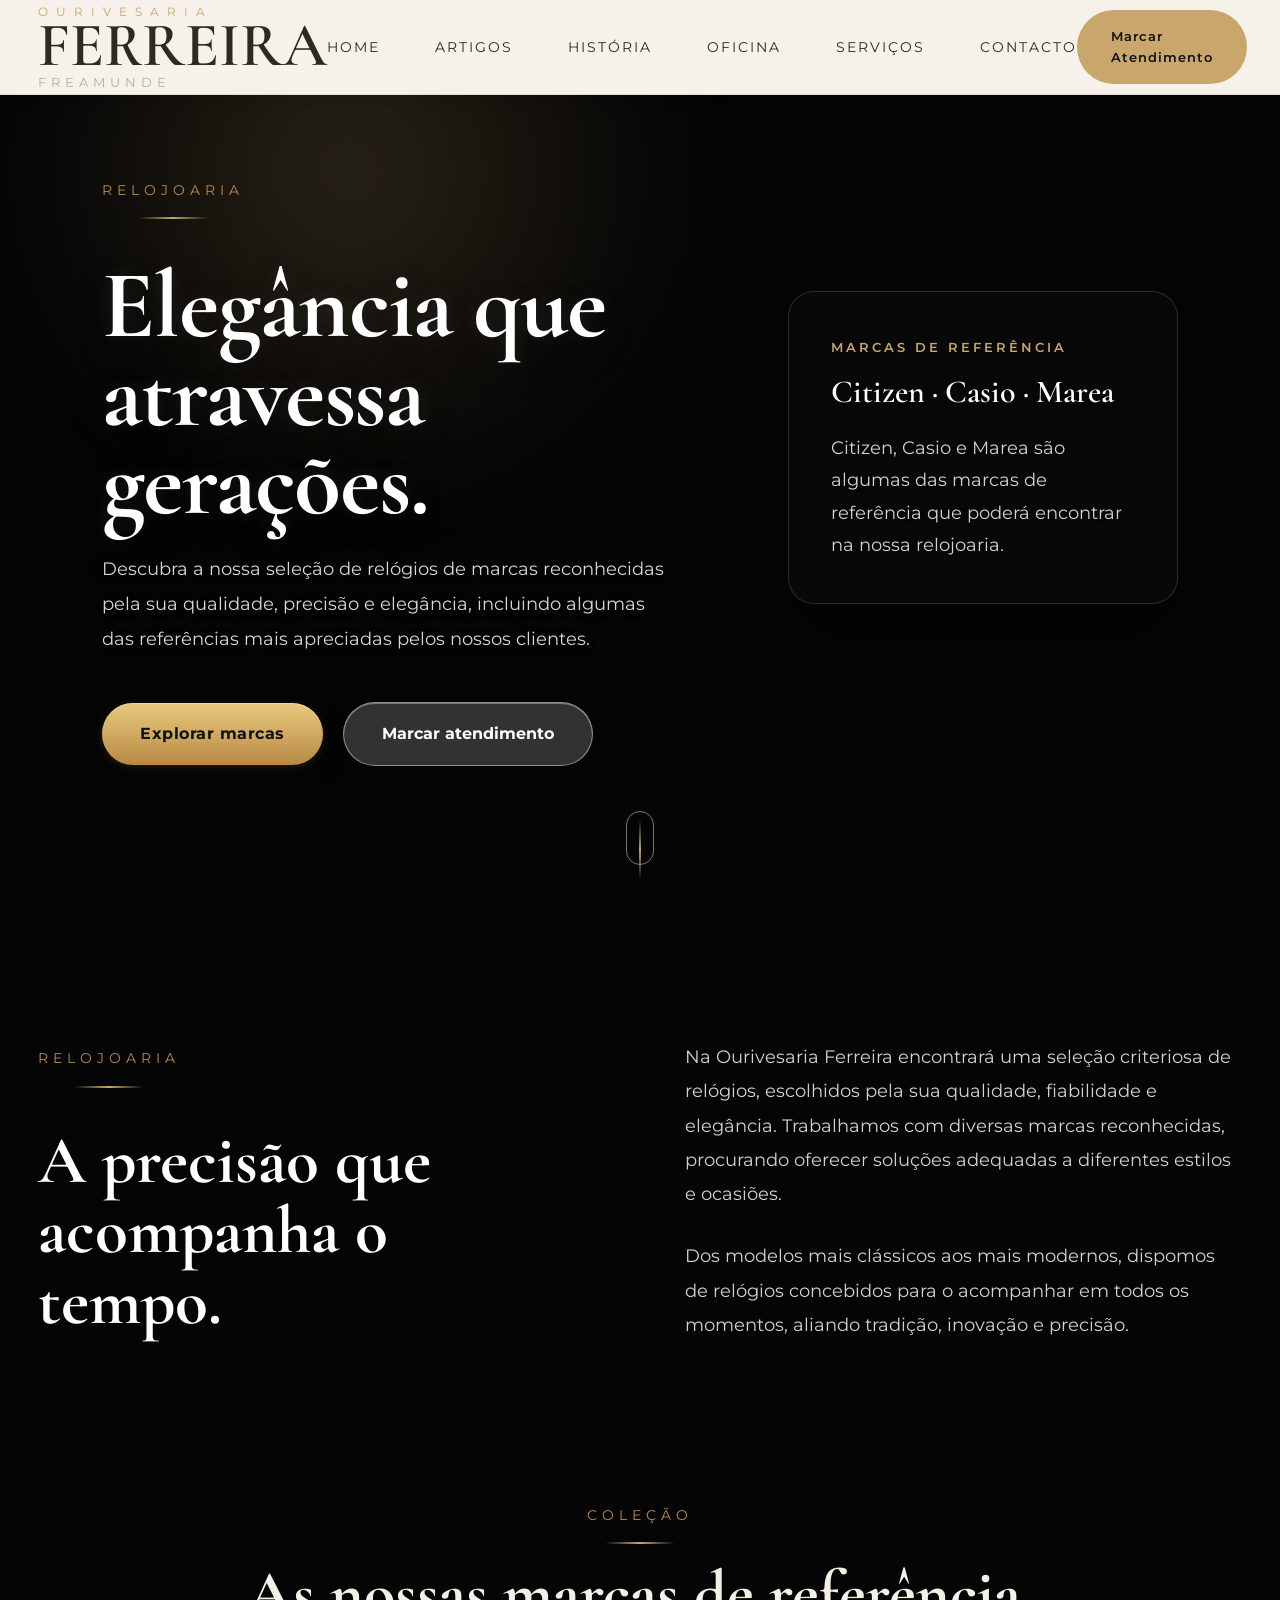
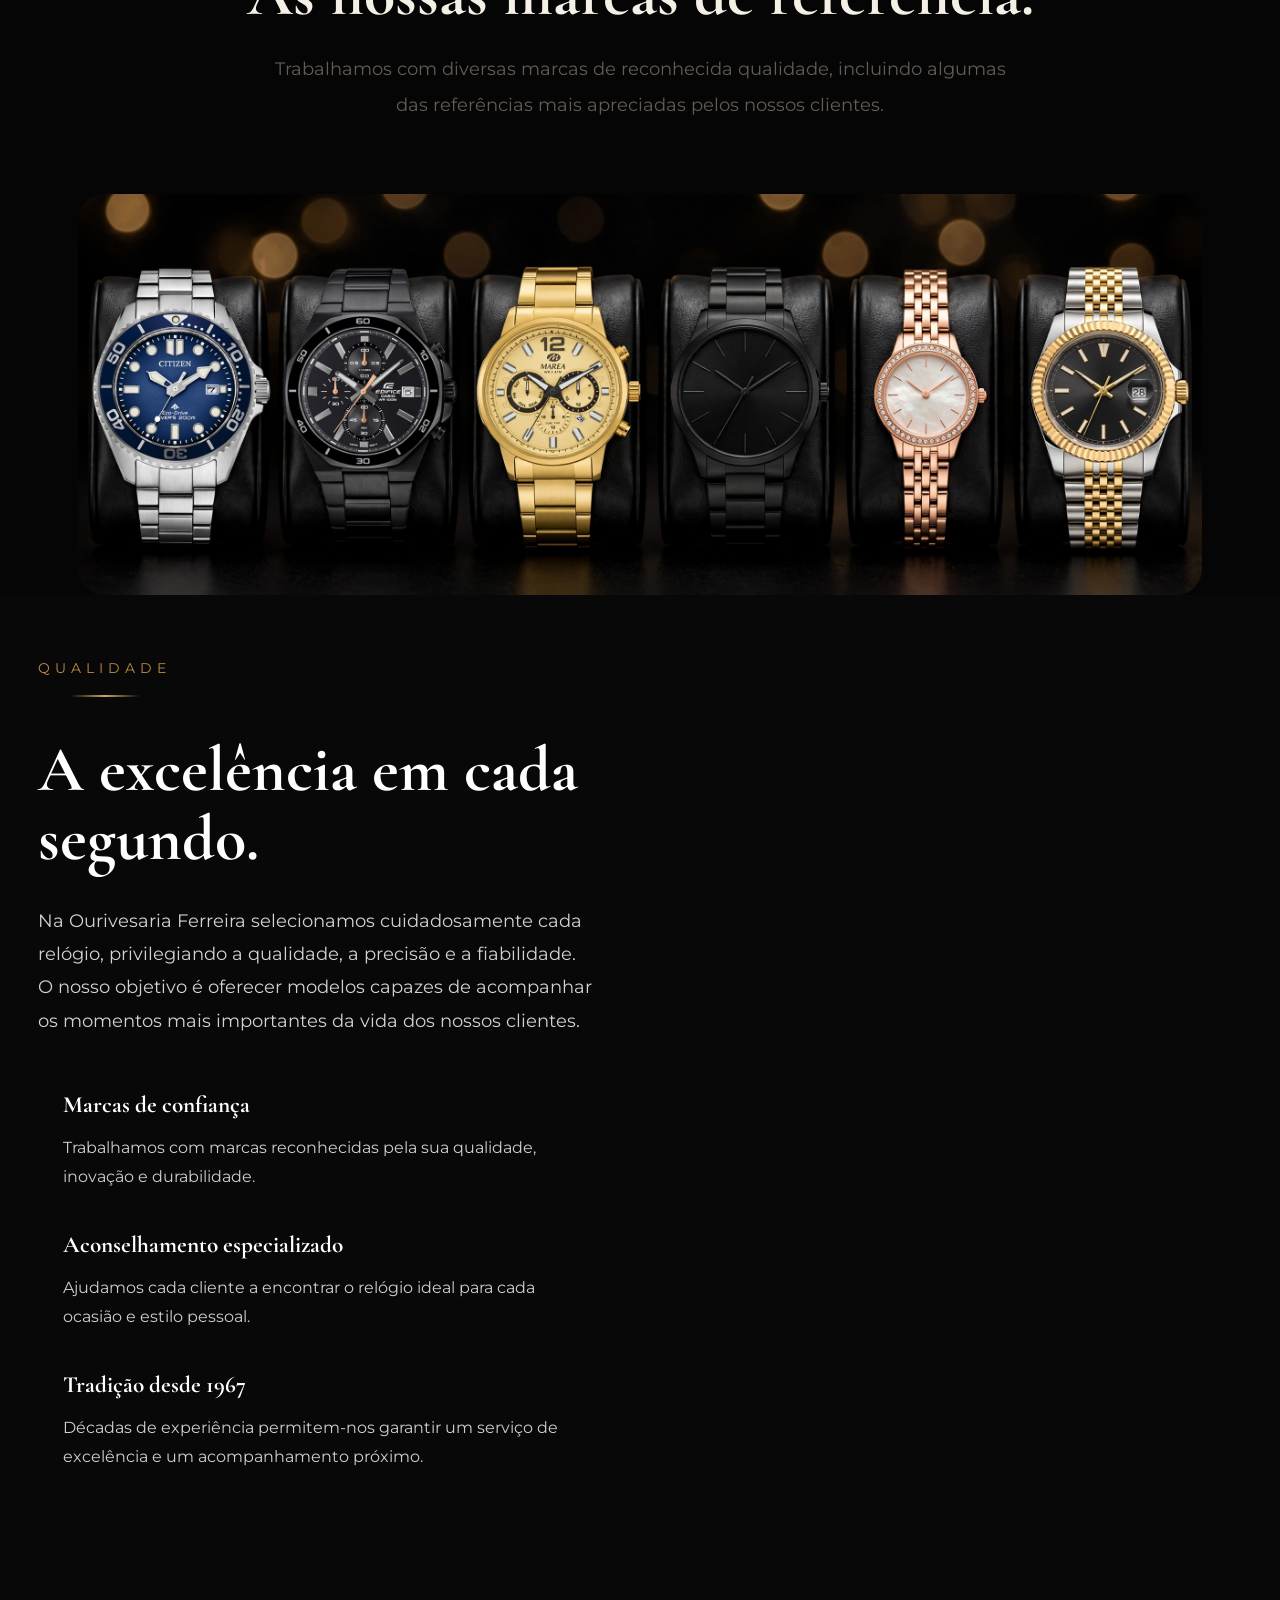
<file: artigos/relogios.html>
<!DOCTYPE html>
<html lang="pt-PT">

<head>

    <meta charset="UTF-8">
    <meta name="viewport" content="width=device-width, initial-scale=1.0">

    <title>Relógios | Ourivesaria Ferreira</title>

    <meta
    name="description"
    content="Descubra a coleção de relógios da Ourivesaria Ferreira, onde tradição, precisão e elegância se encontram.">
    

    <link rel="stylesheet" href="../assets/css/style.css">
    <link rel="stylesheet" href="../assets/css/landing-pages.css">
    <link rel="stylesheet" href="../assets/css/animations.css">
    <link rel="stylesheet" href="../assets/css/responsive.css">

    <link rel="icon" type="image/x-icon" href="../assets/favicon/favicon.ico">
    <link rel="icon" type="image/png" sizes="32x32" href="../assets/favicon/favicon-32x32.png">
    <link rel="icon" type="image/png" sizes="16x16" href="../assets/favicon/favicon-16x16.png">
    <link rel="apple-touch-icon" href="../assets/favicon/apple-touch-icon.png">

</head>

<body>

<!-- ===========================================
HEADER
=========================================== -->

<header class="header">

    <div class="container">

        <a href="../index.html" class="logo">

            <span class="logo-small">

                OURIVESARIA

            </span>

            <span class="logo-title">
                FERREIRA
            </span>

            <span class="logo-location">

                FREAMUNDE

            </span>

        </a>

        <nav class="navigation">

            <ul>

                <li><a href="../index.html#hero">Home</a></li>

                <li><a href="../index.html#articles">Artigos</a></li>

                <li><a href="../index.html#history">História</a></li>

                <li><a href="../index.html#atelier">Oficina</a></li>

                <li><a href="../index.html#services">Serviços</a></li>

                <li><a href="../index.html#contact">Contacto</a></li>

            </ul>

        </nav>

        <a href="../index.html#contact" class="header-button">

            Marcar Atendimento

        </a>

        <div class="mobile-toggle">

            <span></span>
            <span></span>
            <span></span>

        </div>

    </div>

</header>


<div class="mobile-menu">

    <nav class="navigation-mobile">

        <ul>

            <li>
                <a href="../index.html#hero">
                    Home
                </a>
            </li>

            <li>
                <a href="../index.html#articles">
                    Artigos
                </a>
            </li>

            <li>
                <a href="../index.html#history">
                    História
                </a>
            </li>

            <li>
                <a href="../index.html#atelier">
                    Oficina
                </a>
            </li>

            <li>
                <a href="../index.html#services">
                    Serviços
                </a>
            </li>

            <li>
                <a href="../index.html#contact">
                    Contacto
                </a>
            </li>

        </ul>

    </nav>

</div>

<!-- ===========================================
HERO
=========================================== -->

<section class="hero hero-watches">


    <div class="hero-overlay"></div>

    <div class="hero-light"></div>

    <div class="container hero-container">

        <div class="hero-left">

            <span class="section-tag">

                RELOJOARIA

            </span>

            <h1>
                Elegância que<br>
                atravessa gerações.
            </h1>

            <p>

                Descubra a nossa seleção de relógios de marcas reconhecidas pela sua qualidade, precisão e elegância, incluindo algumas das referências mais apreciadas pelos nossos clientes.

            </p>

            <div class="hero-buttons">

                <a href="#categorias" class="btn-gold">

                    Explorar marcas

                </a>

                <a href="../index.html#contact" class="btn-outline">

                    Marcar atendimento

                </a>

            </div>

        </div>

        <div class="hero-right">

            <div class="floating-card">

                <span>

                    MARCAS DE REFERÊNCIA

                </span>

                <h3>

                    Citizen · Casio · Marea

                </h3>

                <p>

                    Citizen, Casio e Marea são algumas das marcas de referência que poderá encontrar na nossa relojoaria.

                </p>

            </div>

        </div>

    </div>

    <div class="scroll-indicator">

        <span></span>

    </div>

</section>

<!-- ===========================================
INTRODUÇÃO
=========================================== -->

<section class="gold-intro">

    <div class="container">

        <div class="intro-grid">

            <div class="intro-left">

                <span class="section-tag">

                    RELOJOARIA

                </span>

                <h2>

                    A precisão que acompanha o tempo.

                </h2>

            </div>

            <div class="intro-right">

                <p>

                    Na Ourivesaria Ferreira encontrará uma seleção criteriosa de relógios, escolhidos pela sua qualidade, fiabilidade e elegância. Trabalhamos com diversas marcas reconhecidas, procurando oferecer soluções adequadas a diferentes estilos e ocasiões.

                </p>

                <p>

                    Dos modelos mais clássicos aos mais modernos, dispomos de relógios concebidos para o acompanhar em todos os momentos, aliando tradição, inovação e precisão.

                </p>

            </div>

        </div>

    </div>

</section>

<!-- ===========================================
COLEÇÃO
=========================================== -->

<section id="categorias" class="gold-categories watch-categories">

    <div class="container">

        <div class="section-header">

            <span class="section-tag">

                COLEÇÃO

            </span>

            <h2>

                As nossas marcas de referência.

            </h2>

            <p>

                Trabalhamos com diversas marcas de reconhecida qualidade,
                incluindo algumas das referências mais apreciadas pelos
                nossos clientes.

            </p>

        </div>

        <div class="categories-grid">

            <article class="category-card">

    <img src="../assets/images/articles/watches/marcas.webp"
        loading="lazy"
        alt="Relógios">

        </article>

        </div>

    </div>

</section>

<!-- ===========================================
QUALIDADE
=========================================== -->

<section class="gold-quality">

    <div class="container">

        <div class="quality-grid">

            <div class="quality-content">

                <span class="section-tag">

                    QUALIDADE

                </span>

                <h2>

                    A excelência em cada segundo.

                </h2>

                <p>

                    Na Ourivesaria Ferreira selecionamos cuidadosamente cada relógio, privilegiando a qualidade, a precisão e a fiabilidade. O nosso objetivo é oferecer modelos capazes de acompanhar os momentos mais importantes da vida dos nossos clientes.

                </p>

                <div class="quality-features">

                    <div class="feature">

                        <i class="fa-solid fa-clock"></i>

                        <div>

                            <h3>

                                Marcas de confiança

                            </h3>

                            <p>

                                Trabalhamos com marcas reconhecidas pela sua qualidade, inovação e durabilidade.

                            </p>

                        </div>

                    </div>

                    <div class="feature">

                        <i class="fa-solid fa-user-check"></i>

                        <div>

                            <h3>

                                Aconselhamento especializado

                            </h3>

                            <p>

                                Ajudamos cada cliente a encontrar o relógio ideal para cada ocasião e estilo pessoal.

                            </p>

                        </div>

                    </div>

                    <div class="feature">

                        <i class="fa-solid fa-award"></i>

                        <div>

                            <h3>

                                Tradição desde 1967

                            </h3>

                            <p>

                                Décadas de experiência permitem-nos garantir um serviço de excelência e um acompanhamento próximo.

                            </p>

                        </div>

                    </div>

                </div>

            </div>

        </div>

    </div>

</section>


<!-- ===========================================
SCRIPTS
=========================================== -->

<script src="../assets/js/app.js"></script>

</body>
</html>
</file>
<file: assets/css/style.css>
/*==================================================
OURIVESARIA FERREIRA
STYLE.CSS
==================================================*/

/*=========================
FONTS (self-hosted)
=========================*/

@font-face{
    font-family:'Cormorant Garamond';
    src:url('../fonts/CormorantGaramond-Variable.woff2') format('woff2-variations');
    font-weight:300 700;
    font-style:normal;
    font-display:swap;
}

@font-face{
    font-family:'Montserrat';
    src:url('../fonts/Montserrat-Variable.woff2') format('woff2-variations');
    font-weight:300 700;
    font-style:normal;
    font-display:swap;
}


/*=========================
RESET
=========================*/

*,
*::before,
*::after{

    margin:0;
    padding:0;
    box-sizing:border-box;

}

html{

    scroll-behavior:smooth;

    scroll-padding-top:110px;

}

body{

    font-family:'Montserrat',sans-serif;
    background:#090909;
    color:#ffffff;
    overflow-x:hidden;
    line-height:1.6;
    -webkit-font-smoothing:antialiased;
    text-rendering:optimizeLegibility;

}

img{

    display:block;
    width:100%;

}

a{

    text-decoration:none;
    color:inherit;

}

ul{

    list-style:none;

}

button,
input,
textarea{

    font-family:inherit;
    outline:none;
    border:none;

}

/*=========================
ROOT
=========================*/

:root{

    color-scheme: light;

    --gold:#C9A66B;
    --gold-light:#E4C995;
    --gold-dark:#9E7A46;

    --white:#FFFFFF;

    --black:#050505;
    --black-soft:#101010;
    --black-card:#161616;

    --grey:#8F8F8F;

    --container:1450px;

    --radius:18px;

    --transition:.45s ease;

    --shadow:

    0 15px 40px rgba(0,0,0,.25);

    --color-bg:#F7F4EE;

}

/*=========================
SCROLLBAR
=========================*/

::-webkit-scrollbar{

    width:9px;

}

::-webkit-scrollbar-track{

    background:#050505;

}

::-webkit-scrollbar-thumb{

    background:var(--gold);

}

::-webkit-scrollbar-thumb:hover{

    background:var(--gold-light);

}

/*=========================
CONTAINER
=========================*/

.container{

    width:min(92%, var(--container));

    margin:auto;

}

/*=========================
SECTIONS
=========================*/

section{

    position:relative;

    padding:100px 0;

    overflow:hidden;

}

/*=========================
TITLES
=========================*/

.section-tag{

    display:inline-block;

    color:#B88A47;

    font-size:14px;

    letter-spacing:5px;

    text-transform:uppercase;

    margin-bottom:18px;

}

.history-mobile-tag{

    display:none;

}

.section-header{

    max-width:900px;

    margin:0 auto 70px;

    text-align:center;

}

.section-header h2{

    font-family:'Cormorant Garamond',serif;

    font-size:72px;

    line-height:1;

    margin-bottom:25px;

    color:#2F2A24;

}

.section-header p{

    max-width:760px;

    margin:0 auto;

    color:#635C54;

    line-height:2;

    font-size:18px;

}

/*=========================
BUTTONS
=========================*/

.btn-gold{

    display:inline-flex;

    align-items:center;

    justify-content:center;

    min-height:58px;

    padding:18px 38px;

    border-radius:999px;

    background: linear-gradient(
    180deg,
    #E8C97F 0%,
    #D3AD63 45%,
    #B88943 100%
    );

    color:#111;

    font-weight:700;

    letter-spacing:.5px;

    transition:all .35s ease;

    cursor:pointer;

    box-shadow:
    0 10px 25px rgba(0,0,0,.30),
    0 2px 8px rgba(212,175,55,.18),
    inset 0 1px 0 rgba(255,255,255,.30);

    }

.btn-gold:hover{

    transform:translateY(-4px);

    filter:brightness(1.08);

    box-shadow:
    0 18px 40px rgba(0,0,0,.35),
    0 6px 18px rgba(212,175,55,.35),
    inset 0 1px 0 rgba(255,255,255,.35);

    }

.btn-outline{

    display:inline-flex;

    align-items:center;

    justify-content:center;

    min-height:58px;

    padding:18px 38px;

    border-radius:999px;

    border:1px solid rgba(255,255,255,.45);

    background:rgba(255,255,255,.18);

    backdrop-filter:blur(16px);

    -webkit-backdrop-filter:blur(16px);

    color:#ffffff;

    font-weight:700;

    transition:all .35s ease;

    cursor:pointer;

    box-shadow:
        inset 0 1px 0 rgba(255,255,255,.35),
        0 12px 30px rgba(0,0,0,.18);

}


.btn-outline:hover{

    background:rgba(255,255,255,.28);

    border-color:rgba(255,255,255,.65);

    color:#ffffff;

    transform:translateY(-3px);

    box-shadow:
        inset 0 1px 0 rgba(255,255,255,.45),
        0 18px 40px rgba(0,0,0,.20);

}

/*==================================================
HEADER
==================================================*/

.header{

    position:fixed;

    top:0;

    left:0;

    width:100%;

    height:95px;

    display:flex;

    align-items:center;

    z-index:9999;

    transition:
    background .35s ease,
    backdrop-filter .35s ease,
    box-shadow .35s ease,
    transform .35s ease;

    background:#F6F2EB;

    backdrop-filter:blur(8px);

    border-bottom:1px solid rgba(180,155,110,.25);

    box-shadow:0 2px 14px rgba(0,0,0,.05);

}

.header.scrolled{

    background:rgba(248,245,239,.94);

    backdrop-filter:blur(18px);

    box-shadow:0 10px 30px rgba(0,0,0,.08);

    border-bottom:1px solid rgba(201,166,92,.25);

}

.header .container{

    display:flex;

    justify-content:space-between;

    align-items:center;

}

/*==================================================
LOGO
==================================================*/

.logo{

    display:flex;

    flex-direction:column;

    align-items:flex-start;

    user-select:none;

}

.logo-small{

    color:var(--gold);

    font-size:12px;

    letter-spacing:8px;

    text-transform:uppercase;

    margin-bottom:0px;

}

.logo-title{

    font-family:'Cormorant Garamond',serif;

    font-size:62px;

    line-height:.82;

    font-weight:600;

    color:#2D2A26;

}

.logo-location{

    margin-top:0px;

    font-size:13px;

    letter-spacing:5px;

    text-transform:uppercase;

    color:#b6aea5;

}

.logo-year{

    margin-top:4px;

    font-size:11px;

    letter-spacing:6px;

    color:var(--gold);

    text-transform:uppercase;

}

/*==================================================
MENU
==================================================*/

.navigation ul{

    display:flex;

    align-items:center;

    gap:55px;

}

.navigation a{

    position:relative;

    font-size:14px;

    letter-spacing:2px;

    text-transform:uppercase;

    color:#2D2A26;

    transition:.35s;

}

.navigation a::after{

    content:"";

    position:absolute;

    left:0;

    bottom:-10px;

    width:0;

    height:2px;

    background:var(--gold);

    transition:.35s;

}

.navigation a:hover{

    color:var(--gold);

}

.navigation a:hover::after{

    width:100%;

}

/*==================================================
HEADER BUTTON
==================================================*/

.header-button{

    display:inline-flex;

    align-items:center;

    justify-content:center;

    padding:16px 34px;

    border-radius:60px;

    background:var(--gold);

    color:#111;

    font-size:13px;

    font-weight:600;

    letter-spacing:1px;

    transition:.4s;

}

.header-button:hover{

    background:var(--gold-light);

    transform:translateY(-3px);

    box-shadow:0 18px 35px rgba(0,0,0,.35);

}

/*==================================================
MOBILE TOGGLE
==================================================*/

.mobile-toggle{

    width:54px;

    height:54px;

    display:none;

    align-items:center;

    justify-content:center;

    flex-direction:column;

    gap:6px;

    cursor:pointer;

    border-radius:50%;

    border:1px solid rgba(200,165,106,.18);

    transition:.35s ease;

}

.mobile-toggle:hover{

    border-color:var(--gold);

}

.mobile-toggle span{
    width:100%;
    height:2px;
    background:#2F2A26;
    transition:.35s ease;
}


/*==================================================
HERO
==================================================*/

.hero{

    position:relative;

    min-height:90vh;

    display:flex;

    align-items:center;

    overflow:hidden;

    padding-top:95px;

    background:#050505;

}

.hero-video{

    position:absolute;

    inset:0;

}

.hero-video img{

    width:100%;

    height:100%;

    object-fit:cover;

    transform:scale(1.05);

}

.hero-overlay{

    position:absolute;

    inset:0;

    background:linear-gradient(
        90deg,
        rgba(255,248,240,.20) 0%,
        rgba(255,248,240,.08) 38%,
        rgba(0,0,0,.05) 70%,
        rgba(0,0,0,.10) 100%
    );

}

.hero-light{

    position:absolute;

    inset:0;

    background:
    radial-gradient(circle at 75% 30%,rgba(201,166,107,.18),transparent 35%),
    linear-gradient(90deg,rgba(5,5,5,.38) 0%,rgba(5,5,5,.30) 38%,rgba(5,5,5,.10) 100%);

}

.hero-container{

    position:relative;

    z-index:2;

    display:grid;

    grid-template-columns:1.3fr .7fr;

    align-items:center;

    gap:140px;

    max-width:1320px;

    margin:0 auto;

    padding:0 5%;

}


.hero-left{

    max-width:760px;

}

.hero-right{

    display:flex;

    justify-content:flex-end;

}

.hero-tag{

    display:inline-flex;

    align-items:center;

    gap:12px;

    color:var(--gold);

    letter-spacing:8px;

    text-transform:uppercase;

    font-size:13px;

    margin-bottom:35px;

}

.hero-tag::before{

    content:"";

    width:70px;

    height:1px;

    background:var(--gold);

}

.hero h1{

    font-family:'Cormorant Garamond',serif;

    font-size:96px;

    line-height:.92;

    margin:25px 0;

    max-width:900px;

    letter-spacing:-1px;

    color:#FFFFFF;

    text-shadow:
    0 2px 6px rgba(0,0,0,.18),
    0 12px 35px rgba(0,0,0,.25),
    0 0 18px rgba(255,255,255,.10);

}

.hero p{

    max-width:650px;

    font-size:18px;

    line-height:2;

    color:#ECECEC;

    text-shadow:0 2px 8px rgba(0,0,0,.55);

}


.hero-buttons{

    display:flex;

    align-items:center;

    gap:22px;

    margin-top:45px;

    flex-wrap:wrap;

}

/*==================================================
FLOATING CARD
==================================================*/

.floating-card{

    width:420px;

    padding:50px;

    border-radius:28px;

    background:rgba(255,255,255,.16);

    backdrop-filter:blur(4px);

    -webkit-backdrop-filter:blur(4px);

    border:1px solid rgba(255,255,255,.28);

    box-shadow:
        0 18px 40px rgba(40,30,20,.12),
        inset 0 1px 0 rgba(255,255,255,.22);

    transition:
        background .45s ease,
        box-shadow .45s ease,
        border-color .45s ease,
        transform .45s ease;

    animation:floatCardIn 1s ease .35s both;

}

.floating-card:hover{

    transform:translateY(-6px);

    background:rgba(255,255,255,.14);

    border-color:rgba(201,166,107,.40);

    box-shadow:
        0 24px 50px rgba(40,30,20,.16),
        inset 0 1px 0 rgba(255,255,255,.28);

}

@keyframes floatCardIn{

    from{

        opacity:0;

        transform:translateY(28px);

    }

    to{

        opacity:1;

        transform:translateY(0);

    }

}

.floating-card span{

    display:block;

    margin-bottom:18px;

    color:#8E6B3B;
    font-weight:700;

    font-size:13px;

    letter-spacing:6px;

    text-transform:uppercase;

    font-weight:600;

    text-shadow:none;

}

.floating-card h3{

    font-family:'Cormorant Garamond',serif;

    font-size:56px;

    line-height:1.04;

    font-weight:600;

    margin:0 0 28px;

    color:#2B241D;
    text-shadow:0 1px 2px rgba(255,255,255,.20);

    text-shadow:0 2px 10px rgba(0,0,0,.18);

}

.floating-card p{

    font-size:18px;

    line-height:1.8;

    color:#4E4337;

    text-shadow:0 1px 6px rgba(0,0,0,.15);

    margin:0;

}

/*==================================================
SCROLL INDICATOR
==================================================*/

.scroll-indicator{

    position:absolute;

    left:50%;

    bottom:45px;

    transform:translateX(-50%);

    width:28px;

    height:54px;

    border:1px solid rgba(255,255,255,.45);

    border-radius:40px;

}

.scroll-indicator span{

    position:absolute;

    left:50%;

    top:8px;

    transform:translateX(-50%);

    width:4px;

    height:10px;

    border-radius:10px;

    background:var(--gold);

}


/*==================================================
ARTIGOS
==================================================*/

.articles{

    background: linear-gradient(
        180deg,
        #F7F4EE 0%,
        #F1EBE2 100%
    );

}

.articles-grid{

    display:grid;

    grid-template-columns:repeat(3,1fr);

    gap:35px;

    margin-top:60px;

}

/*==================================================
ARTICLE CARD
==================================================*/

.article-card{

    position:relative;

    overflow:hidden;

    border-radius:24px;

    cursor:pointer;

    background:#FDFBF8;

    border:1px solid rgba(191,160,102,.15);

    backdrop-filter:none;
    -webkit-backdrop-filter:none;

    border:1px solid rgba(191,160,102,.18);

    box-shadow:
        0 12px 35px rgba(90,70,35,.08);

    transition:.45s;

}

.article-card:hover{

    transform:translateY(-8px);

    box-shadow:
    0 20px 45px rgba(90,70,35,.18);

}

.article-card img{

    width:100%;

    height:620px;

    object-fit:cover;
    object-position:center bottom;

    transition:1s;

}

.article-card:hover img{

    transform:scale(1.08);

}

/*==================================================
OVERLAY
==================================================*/

.article-content{

    position:absolute;

    inset:0;

    display:flex;

    flex-direction:column;

    justify-content:flex-end;

    padding:45px;

    background:linear-gradient(

        to top,

        rgba(50,40,28,.62) 0%,

        rgba(50,40,28,.18) 45%,

        transparent 75%

    );

}

.article-content span{

    color:var(--gold);

    text-transform:uppercase;

    letter-spacing:3px;

    font-size:11px;

    font-weight:600;

    margin-bottom:14px;

}

.article-content h3{

    font-family:'Cormorant Garamond',serif;

    font-size:48px;

    font-weight:600;

    line-height:1;

    margin-bottom:18px;

}

.article-content a{

    display:inline-flex;

    align-items:center;

    gap:12px;

    width:max-content;

    color:#fff;

    font-size:14px;

    letter-spacing:2px;

    text-transform:uppercase;

    transition:.35s;

}

.article-content a::after{

    content:"→";

    transition:.35s;

}

.article-content a:hover{

    color:var(--gold);

}

.article-content a:hover::after{

    transform:translateX(8px);

}

/*==================================================
EFEITO DE LUZ
==================================================*/

.article-card::before{

    content:"";

    position:absolute;

    inset:0;

    background:

    linear-gradient(

    120deg,

    transparent 30%,

    rgba(255,255,255,.08) 50%,

    transparent 70%

    );

    transform:translateX(-130%);

    transition:1.1s;

    z-index:3;

}

.article-card:hover::before{

    transform:translateX(130%);

}

/*==================================================
BORDA PREMIUM
==================================================*/

.article-card::after{

    content:"";

    position:absolute;

    inset:0;

    border:1px solid rgba(255,255,255,.08);

    border-radius:24px;

    pointer-events:none;

}


/*==================================================
HISTÓRIA
==================================================*/

.history{

    background:linear-gradient(
        180deg,
        #F3EEE6 0%,
        #ECE5DA 100%
    );

}

.history-grid{

    display:grid;

    grid-template-columns:1fr 1fr;

    gap:70px;

    align-items:center;

}

/*==================================================
IMAGEM
==================================================*/

.history-image{

    position:relative;

    overflow:hidden;

    border-radius:26px;

    box-shadow:
        0 25px 60px rgba(90,70,35,.18);

}

.history-image img{

    width:100%;

    height:820px;

    object-fit:cover;

    transition:transform .8s ease;

}

.history-image:hover img{

    transform:scale(1.04);

}

.history-image::after{

    content:"";

    position:absolute;

    inset:0;

    border:1px solid rgba(191,160,102,.12);

    border-radius:26px;

    pointer-events:none;

}

/*==================================================
CONTEÚDO
==================================================*/

.history-content{

    max-width:650px;

}

.history-content h2{

    font-family:'Cormorant Garamond',serif;

    font-size:68px;

    line-height:1;

    margin:22px 0 35px;

    color:#2F2A24;

}

.history-content p{

    color:#6B645B;

    font-size:18px;

    line-height:2;

    margin-bottom:22px;

}

/*==================================================
ESTATÍSTICAS
==================================================*/

.history-stats{

    display:grid;

    grid-template-columns:repeat(3,1fr);

    gap:30px;

    margin-top:55px;

}

.history-stats div{

    padding:30px;

    border-radius:20px;

    background:#FCFAF6;

    border:1px solid rgba(191,160,102,.18);

    box-shadow:
    0 15px 35px rgba(90,70,35,.10);

    transition:.35s ease;

}

.history-stats div:hover{

    transform:translateY(-5px);

    border-color:rgba(191,160,102,.35);

    box-shadow:
        0 18px 40px rgba(90,70,35,.15);

}

.history-stats h3{

    font-size:42px;

    color:var(--gold);

    margin-bottom:10px;

    font-family:'Cormorant Garamond',serif;

}

.history-stats span{

    color:#6B645B;

    font-size:14px;

    letter-spacing:1.5px;

    text-transform:uppercase;

}

/*==================================================
LINHA DECORATIVA
==================================================*/

.history-content::before{

    content:"";

    display:block;

    width:90px;

    height:2px;

    background:var(--gold);

    margin-bottom:35px;

}

/*==================================================
OFICINA
==================================================*/

.atelier{

    position:relative;

    overflow:hidden;

    min-height:760px;

    display:flex;

    align-items:center;

    padding:130px 0;

}

.atelier-background{

    position:absolute;

    inset:0;

    z-index:1;

}

.atelier-background img{

    width:100%;

    height:100%;

    object-fit:cover;

    transform:scale(1.08);

    opacity:.75;

}

.atelier-overlay{

    position:absolute;

    inset:0;

    background:
    linear-gradient(
        90deg,
        rgba(20,16,12,.55) 0%,
        rgba(20,16,12,.35) 42%,
        rgba(20,16,12,.10) 100%
    );

    z-index:2;

}

.atelier .container{

    position:relative;

    z-index:3;

}

/*==================================================
CONTENT
==================================================*/

.atelier-content{

    position:relative;

    max-width:720px;

}

.atelier-content h2{

    font-family:'Cormorant Garamond',serif;

    font-size:72px;

    font-weight:600;

    line-height:.95;

    margin:30px 0;

    color:#FFFFFF;

}

.atelier-content p{

    color:rgba(255,255,255,.90);

    font-size:19px;

    line-height:2;

    margin-bottom:45px;

}

.atelier .section-tag{

    color:#E2C48A;

    text-shadow:
        0 0 4px rgba(226,196,138,.15);

}

/*==================================================
FEATURES
==================================================*/

.atelier-features{

    display:grid;

    grid-template-columns:repeat(2,1fr);

    gap:28px;

    margin:60px 0;

}

.atelier-feature{

    display:flex;

    align-items:flex-start;

    gap:18px;

}

.atelier-feature-icon{

    width:64px;

    height:64px;

    border-radius:50%;

    display:flex;

    justify-content:center;

    align-items:center;

    background:rgba(201,166,107,.12);

    border:1px solid rgba(201,166,107,.35);

    color:var(--gold);

    font-size:26px;

    flex-shrink:0;

}

.atelier-feature h3{

    font-family:'Cormorant Garamond',serif;

    font-size:30px;

    margin-bottom:10px;

}

.atelier-feature p{

    margin:0;

    font-size:16px;

    line-height:1.8;

    color:#C7C7C7;

}

/*==================================================
LUXURY PANEL
==================================================*/

.atelier-content::after{

    content:"";

    position:absolute;

    top:-40px;

    right:-120px;

    width:260px;

    height:260px;

    border-radius:50%;

    background:radial-gradient(
    rgba(201,166,107,.08),
    transparent 70%
    );

    filter:blur(20px);

    pointer-events:none;

}


/*==================================================
SERVIÇOS
==================================================*/

.services{

    background:linear-gradient(
        180deg,
        #F7F4EE 0%,
        #F1EBE2 100%
    );

}

.services-grid{

    display:grid;

    grid-template-columns:repeat(4,1fr);

    gap:35px;

    margin-top:70px;

}

/*==================================================
SERVICE CARD
==================================================*/

.service-card{

    position:relative;

    padding:45px 35px;

    background:#FDFBF8;

    border:1px solid rgba(191,160,102,.18);

    border-radius:24px;

    box-shadow:
        0 12px 35px rgba(90,70,35,.08);

    transition:.45s ease;

    overflow:hidden;

}

.service-card:hover{

    transform:translateY(-8px);

    box-shadow:
        0 20px 45px rgba(90,70,35,.16),
        0 0 25px rgba(201,166,107,.12);

}

/*==================================================
ÍCONE
==================================================*/

.service-icon{

    width:60px;
    height:60px;

    display:flex;
    align-items:center;
    justify-content:center;

    font-size:38px;

    color:var(--gold);

    margin-bottom:28px;

}

.service-card:hover .service-icon{

    transform:rotate(-8deg) scale(1.08);

}

.service-card h3{

    color:#2F2A24;

    text-shadow:
        0 1px 0 rgba(255,255,255,.70),
        0 0 10px rgba(201,166,107,.12);

}

.service-card p{

    color:#6F685F;

    line-height:1.9;

    font-size:16px;

}

/*==================================================
EFEITO SUPERIOR
==================================================*/

.service-card::before{

    content:"";

    position:absolute;

    left:0;

    top:0;

    width:100%;

    height:4px;

    background:linear-gradient(

        90deg,

        transparent,

        var(--gold),

        transparent

    );

    transform:scaleX(0);

    transition:.45s;

}

.service-card:hover::before{

    transform:scaleX(1);

}

/*==================================================
BRILHO
==================================================*/

.service-card::after{

    content:"";

    position:absolute;

    top:-100%;

    left:-120%;

    width:180%;

    height:250%;

    background:linear-gradient(

        120deg,

        transparent,

        rgba(191,160,102,.06),

        transparent

    );

    transform:rotate(18deg);

    transition:1.1s;

}

.service-card:hover::after{

    left:120%;

}

/*==================================================
TÍTULO DA SECÇÃO
==================================================*/

.services .section-header{

    margin-bottom:90px;

}


/*==================================================
MARCAS
==================================================*/

.brands{

    background:linear-gradient(
        180deg,
        #F7F4EE 0%,
        #F2ECE3 100%
    );

    padding-top:100px;
    padding-bottom:120px;

}

.brands .section-header{

    margin-bottom:10px;

}

.brands-logos{

    display:flex;
    justify-content:center;
    align-items:center;

    margin-top:40px;

}

.brands-logos img{

    width:100%;
    max-width:860px;
    height:auto;

    filter:
        drop-shadow(0 10px 18px rgba(0,0,0,.08))
        drop-shadow(0 2px 2px rgba(201,166,107,.12));

    transition:.35s ease;

}

.brands-logos img:hover{

    transform:translateY(-3px) scale(1.015);

    filter:
        drop-shadow(0 18px 35px rgba(0,0,0,.12))
        drop-shadow(0 3px 6px rgba(201,166,107,.18));

}

/*==================================================
TESTEMUNHOS
==================================================*/

.testimonials{

    background:#090909;

}

.testimonials-slider{

    display:grid;

    grid-template-columns:repeat(3,1fr);

    gap:45px;

    margin-top:70px;

}

.testimonial-card{

    position:relative;

    padding:55px;

    border-radius:26px;

    background:linear-gradient(180deg,#171717,#0F0F0F);

    border:1px solid rgba(200,165,106,.12);

    transition:.45s ease;

    overflow:hidden;

}
.testimonial-card:hover{

    transform:translateY(-10px);

    border-color:rgba(201,166,107,.35);

    box-shadow:0 35px 80px rgba(0,0,0,.35);

}

.testimonial-stars{

    color:var(--gold);

    font-size:20px;

    letter-spacing:6px;

    margin-bottom:30px;

}

.testimonial-card p{

    color:#CFCFCF;

    font-size:17px;

    line-height:2;

    font-style:italic;

    margin-bottom:40px;

}

.testimonial-card h4{

    font-family:'Cormorant Garamond',serif;

    font-size:30px;

    font-weight:600;

    margin-bottom:6px;

}

.testimonial-card::before{

    content:"“";

    position:absolute;

    top:25px;

    right:35px;

    font-family:'Cormorant Garamond',serif;

    font-size:130px;

    line-height:1;

    color:rgba(201,166,107,.08);

}

/*==================================================
CTA
==================================================*/

.cta{

    padding:50px 0;

    background: var(--color-bg);

}

.cta-box{

    max-width:950px;

    margin:auto;

    text-align:center;

    padding:90px 70px;

    border-radius:32px;

    background:#FFFFFF;

    border:1px solid rgba(201,166,107,.18);

    box-shadow:
        0 22px 55px rgba(90,70,35,.10);

}

.cta-box span{

    display:block;

    color:#D4B57B;

    letter-spacing:6px;

    text-transform:uppercase;

    margin-bottom:20px;

    font-size:13px;

    font-weight:600;

    text-shadow:
        0 1px 0 rgba(255,255,255,.95),
        0 0 12px rgba(212,181,123,.28);

}

.cta-box h2{

    font-family:'Cormorant Garamond',serif;

    font-size:72px;

    line-height:1;

    margin-bottom:30px;

    color:#2f2a26;

}

.cta-box p{

    max-width:700px;

    margin:0 auto 45px;

    color:#6d665f;

    line-height:1.9;

    font-size:18px;

}


/*==================================================
CONTACTOS
==================================================*/

.contact{

    background:var(--color-bg);

}

.contact .container{

    display:grid;

    grid-template-columns:.65fr 1.35fr;

    gap:70px;

    align-items:start;

}

/*==================================================
INFORMAÇÕES
==================================================*/

.contact-info h2{

    font-family:'Cormorant Garamond',serif;

    font-size:60px;

    line-height:1;

    margin:0 0 35px;

    color:#2f2a26;

}

.contact-info > p{

    color:#6d665f;

    line-height:2;

    font-size:18px;

    margin-bottom:55px;

}

.contact-list{

    display:flex;

    flex-direction:column;

    gap:25px;

}

.contact-item{

    display:flex;

    align-items:flex-start;

    gap:18px;

    padding:18px;

    border-radius:18px;

    background:#ffffff;

    border:1px solid rgba(212,175,55,.12);

    box-shadow:0 12px 35px rgba(0,0,0,.06);

    transition:.4s ease;

}

.contact-item:hover{

    transform:translateY(-6px);

    border-color:rgba(212,175,55,.35);

    box-shadow:0 20px 45px rgba(0,0,0,.10);

}

.contact-icon{

    width:60px;

    height:60px;

    display:flex;

    align-items:center;

    justify-content:center;

    border-radius:50%;

    background:rgba(212,175,55,.10);

    border:1px solid rgba(212,175,55,.22);

    color:var(--gold);

    font-size:24px;

    flex-shrink:0;

}

.contact-item h4{

    font-family:'Cormorant Garamond',serif;

    font-size:28px;

    margin-bottom:8px;

    color:#2f2a26;

}

.contact-item p{

    color:#6d665f;

    line-height:1.8;

}

.contact-item a{

    color:#2f2a26;

    text-decoration:none;

    font-weight:600;

    transition:.3s;

}

.contact-item a:hover{

    color:var(--gold);

}


/*==================================================
FORMULÁRIO
==================================================*/

.contact-form{

    background:#ffffff;

    padding:40px;

    border-radius:30px;

    border:1px solid rgba(212,175,55,.12);

    margin-top:280px;

    box-shadow:
        0 20px 60px rgba(0,0,0,.08),
        0 4px 12px rgba(0,0,0,.04);

}

.contact-form form{

    display:flex;

    flex-direction:column;

    gap:22px;

}


.contact-form input,
.contact-form textarea{

    color-scheme: light;

    width:100%;

    padding:18px 22px;

    background:#ffffff;

    border:1px solid #dddddd;

    border-radius:14px;

    color:#2f2a26;
    -webkit-text-fill-color:#2f2a26;
    caret-color:#2f2a26;

    font-size:16px;

    appearance:none;
    -webkit-appearance:none;

    transition:.35s;

}

.contact-form input::placeholder,
.contact-form textarea::placeholder{

    color:#9b958f;

}

.contact-form input:-webkit-autofill,
.contact-form input:-webkit-autofill:hover,
.contact-form input:-webkit-autofill:focus,
.contact-form input:-webkit-autofill:active,
.contact-form textarea:-webkit-autofill,
.contact-form textarea:-webkit-autofill:hover,
.contact-form textarea:-webkit-autofill:focus,
.contact-form textarea:-webkit-autofill:active{

    -webkit-text-fill-color:#2f2a26 !important;
    caret-color:#2f2a26;
    -webkit-box-shadow:0 0 0 1000px #ffffff inset !important;
    box-shadow:0 0 0 1000px #ffffff inset !important;
    transition:background-color 9999s ease-in-out 0s;

}

.contact-form textarea{

    resize:vertical;

    min-height:180px;

}

.contact-form input:focus,
.contact-form textarea:focus{ 

    border-color:var(--gold);

    box-shadow:0 0 0 3px rgba(212,175,55,.12);

    outline:none;

}

.whatsapp-note{

    margin:14px 0 26px;

    color:#6d665f;

    font-size:14px;

    line-height:1.7;

}

.contact-form button{

    margin-top:10px;

    cursor:pointer;

}



/*==================================================
FOOTER
==================================================*/

.footer{

    position:relative;

    background:linear-gradient(
        180deg,
        #F6F2EB 0%,
        #EFE8DE 100%
    );

    padding:120px 0 40px;

    border-top:1px solid rgba(201,166,107,.18);

}

.footer-grid{

    display:grid;

    grid-template-columns:2fr 1fr 1fr 1fr;

    gap:60px;

    align-items:flex-start;

}

.footer p{

    color:#6d665f;

    line-height:1.9;

}

.footer ul{

    display:flex;

    flex-direction:column;

    gap:16px;

}

.footer li{

    color:#CFCFCF;

    transition:.35s ease;

}

.footer li:hover{

    color:var(--gold);

    transform:translateX(6px);

}

.footer-small{

    display:block;

    color:#C9A66B;

    letter-spacing:6px;

    font-size:12px;

    font-weight:700;

    text-transform:uppercase;

    margin-bottom:8px;

    text-shadow:
        0 1px 0 rgba(255,255,255,.95),
        0 1px 2px rgba(158,122,70,.20),
        0 0 10px rgba(201,166,107,.25);

}

.footer-column h2{

    font-family:'Cormorant Garamond',serif;

    font-size:58px;

    margin-bottom:25px;

    color:#2f2a26;

}

.footer-column h3{

    font-family:'Cormorant Garamond',serif;

    font-size:30px;

    margin-bottom:25px;

    color:#2f2a26;

}

.footer-column p{

    color:#6d665f;

    line-height:1.9;

}

.footer-column ul{

    display:flex;

    flex-direction:column;

    gap:16px;

}

.footer-column li{

    color:#6d665f;

    transition:.35s;

}

.footer-column a{

    color:#6d665f;

    text-decoration:none;

    transition:.35s;

}

.footer-column a:hover,
.footer-column li:hover{

    color:var(--gold);

}

.footer-social{

    display:flex;

    gap:18px;

    margin-top:30px;

}

.footer-social a{

    width:48px;

    height:48px;

    display:flex;

    justify-content:center;

    align-items:center;

    border-radius:50%;

    background:#ffffff;

    border:1px solid rgba(212,175,55,.12);

    color:#2f2a26;

    box-shadow:0 8px 25px rgba(0,0,0,.06);

    transition:.35s;

}

.footer-social a:hover{

    background:var(--gold);

    color:#ffffff;

    transform:translateY(-4px);

}

.footer-bottom{

    margin-top:80px;

    padding-top:30px;

    border-top:1px solid rgba(212,175,55,.12);

    display:flex;

    justify-content:space-between;

    align-items:center;

    color:#6d665f;

    font-size:14px;

}

.footer-bottom a{

    color:#6d665f;

    transition:.35s ease;

}

.footer-bottom a:hover{

    color:var(--gold);

}


/*==================================================
WHATSAPP
==================================================*/

.whatsapp-button{
    position:fixed;
    right:25px;
    bottom:25px;
    z-index:9999;
    display:block;
    transition:transform .3s ease;
}

.whatsapp-icon{
    width:70px;
    height:70px;
    display:block;
    transition:transform .3s ease, filter .3s ease;
    filter:drop-shadow(0 6px 12px rgba(0,0,0,.45));
}

.whatsapp-button:hover{
    transform:translateY(-4px);
}

.whatsapp-button:hover .whatsapp-icon{
    transform:scale(1.08);
    filter:drop-shadow(0 10px 18px rgba(0,0,0,.35));
}



/*==================================================
PRELOAD
==================================================*/

.preload-images{

    position:absolute;

    width:1px;

    height:1px;

    overflow:hidden;

    opacity:0;

    pointer-events:none;

}

/*==================================================
MOBILE MENU
==================================================*/

.mobile-menu{

    position:fixed;

    top:95px;

    left:0;

    width:100%;

    background:#080808;

    padding:30px 0;

    display:none;

    z-index:9998;

}

.mobile-menu.active{

    display:block;

}

.mobile-menu ul{

    list-style:none;

    margin:0;

    padding:0;

    text-align:center;

}

.mobile-menu li{

    margin:20px 0;

}

.mobile-menu a{

    color:#fff;

    text-decoration:none;

    font-size:18px;

    text-transform:uppercase;

    letter-spacing:2px;

    transition:.3s;

}

.mobile-menu a:hover{

    color:var(--gold);

}

/*==================================================
FINAL / SELECTION / FOCUS
==================================================*/

::selection{

    background:var(--gold);

    color:#111;

}

:focus-visible{

    outline:2px solid var(--gold);

    outline-offset:4px;

}

img{

    user-select:none;

    -webkit-user-drag:none;

}

body{

    opacity:0;

    transition:opacity .5s ease;

}

body.loaded{

    opacity:1;

}

.section-tag{

    position:relative;

}

.section-tag::after{

    content:"";

    display:block;

    width:70px;

    height:2px;

    margin:16px auto 0;

    background:linear-gradient(90deg,transparent,var(--gold),transparent);

}

.article-card,
.service-card,
.testimonial-card,
.contact-item,
.floating-card{

    will-change:transform;

    }

@media (prefers-reduced-motion:reduce){

    html{
        scroll-behavior:auto;
    }

    *{
        animation:none!important;
        transition:none!important;
    }

}

/*==================================================
RESPONSIVE - TABLET
==================================================*/

@media (max-width:1200px){

    .hero-container{

        grid-template-columns:1fr;

        gap:70px;

        text-align:center;

    }

    .hero-left,

    .hero-right{

        justify-content:center;

    }

    .floating-card{

        margin:0 auto;

    }

    .articles-grid{

        grid-template-columns:repeat(2,1fr);

    }

    .services-grid{

        grid-template-columns:repeat(2,1fr);

    }

    .testimonials-slider{

        grid-template-columns:repeat(2,1fr);

    }

    .history-grid{

        grid-template-columns:1fr;

        gap:70px;

    }

    .contact .container{

        grid-template-columns:1fr;

        gap:70px;

    }

    .footer-grid{

        grid-template-columns:repeat(2,1fr);

        gap:50px;

    }

}

/*==================================================
RESPONSIVE - MOBILE
==================================================*/

/*==================================================
RESPONSIVE - MOBILE
==================================================*/

@media (max-width:768px){

    .logo-small{
        font-size:10px;
        letter-spacing:4px;
    }

    .logo-title{
        font-size:36px;
    }

    .logo-location{
        font-size:11px;
        letter-spacing:3px;
    }

    .logo-year{
        font-size:10px;
        letter-spacing:3px;
    }

    section{
        padding:90px 0;
    }

    .container{
        width:92%;
    }

    .hero{
        padding-top:120px;
        min-height:auto;
    }

    .hero-video img{

        object-fit:contain;
        object-position:top center;
        transform:none;

    }

    .hero-light{

        background:
        radial-gradient(circle at 75% 30%,rgba(201,166,107,.18),transparent 35%),
        rgba(5,5,5,.28);

    }

    .hero h1{

        font-size:54px;

        text-shadow:
            0 3px 8px rgba(0,0,0,.45),
            0 10px 24px rgba(0,0,0,.25);

    }

    .hero p{

        font-size:20px;

        line-height:1.8;

        color:#FFFFFF;

        text-shadow:
            0 2px 8px rgba(0,0,0,.40),
            0 0 14px rgba(0,0,0,.20);

    }

    .hero-buttons{
        flex-direction:column;
        align-items:center;
    }

    .btn-gold,
    .btn-outline{
        width:100%;
        max-width:320px;
    }

    .collections-grid,
    .services-grid,
    .testimonials-slider,
    .footer-grid,
    .history-stats{
        grid-template-columns:1fr;
    }

    .history-content h2{
        font-size:48px;
    }

    .contact-info h2{
        font-size:48px;
    }

    .section-header h2{
        font-size:50px;
    }

    .floating-card{
        padding:35px;
    }

    .contact-form{
        padding:35px;
    }

    .testimonial-card{
        padding:35px;
    }

    .service-card{
        padding:35px;
    }

    .collection-card img{
        height:380px;
    }

    .map iframe{
        height:420px;
    }

}

/*==================================================
RESPONSIVE - SMALL MOBILE
==================================================*/

@media (max-width:480px){

    .hero{

        padding-top:110px;

    }

    .hero h1{

        font-size:42px;

        line-height:1;

    }

    .hero p{

        font-size:15px;

    }

    .section-header h2{

        font-size:40px;

    }

    .history-content h2{

        font-size:40px;

    }

    .contact-info h2{

        font-size:40px;

    }

    .floating-card{

        padding:28px;

    }

    .contact-form{

        padding:28px;

    }

    .service-card{

        padding:28px;

    }

    .testimonial-card{

        padding:28px;

    }

    .contact-item{

        padding:22px;

    }

    .collection-card img{

        height:300px;

    }

    .footer-bottom{

        flex-direction:column;

        gap:15px;

        text-align:center;

    }

}


/*==================================================
MOBILE MENU TOGGLE (header nav)
==================================================*/

@media (max-width:992px){

    .navigation{

        position:fixed;

        top:95px;

        left:0;

        width:100%;

        background:#090909;

        padding:35px;

        transform:translateY(-120%);

        opacity:0;

        visibility:hidden;

        transition:.4s ease;

        border-top:1px solid rgba(200,165,106,.12);

    }

    .navigation.active{

        transform:translateY(0);

        opacity:1;

        visibility:visible;

    }

    .navigation ul{

        flex-direction:column;

        gap:22px;

        align-items:center;

    }

    .mobile-toggle{

        display:flex;

    }

    .mobile-toggle.active span:nth-child(1){

        transform:translateY(8px) rotate(45deg);

    }

    .mobile-toggle.active span:nth-child(2){

        opacity:0;

    }

    .mobile-toggle.active span:nth-child(3){

        transform:translateY(-8px) rotate(-45deg);

    }

    .header-button{

        display:none;

    }

}
</file>
<file: assets/css/animations.css>
/*==================================================
ANIMATIONS
==================================================*/

/*=========================
FADE UP
=========================*/

@keyframes fadeUp{

    from{

        opacity:0;

        transform:translateY(70px);

    }

    to{

        opacity:1;

        transform:translateY(0);

    }

}

.fade-up{

    opacity:0;

    animation:fadeUp 1s ease forwards;

}

/*=========================
FADE LEFT
=========================*/

@keyframes fadeLeft{

    from{

        opacity:0;

        transform:translateX(-80px);

    }

    to{

        opacity:1;

        transform:translateX(0);

    }

}

.fade-left{

    opacity:0;

    animation:fadeLeft 1s ease forwards;

}

/*=========================
FADE RIGHT
=========================*/

@keyframes fadeRight{

    from{

        opacity:0;

        transform:translateX(80px);

    }

    to{

        opacity:1;

        transform:translateX(0);

    }

}

.fade-right{

    opacity:0;

    animation:fadeRight 1s ease forwards;

}

/*=========================
ZOOM
=========================*/

@keyframes zoomIn{

    from{

        opacity:0;

        transform:scale(.9);

    }

    to{

        opacity:1;

        transform:scale(1);

    }

}

.zoom-in{

    opacity:0;

    animation:zoomIn .9s ease forwards;

}

/*=========================
FLOAT
=========================*/

@keyframes floating{

    0%{

        transform:translateY(0);

    }

    50%{

        transform:translateY(-18px);

    }

    100%{

        transform:translateY(0);

    }

}

.floating-card{

    animation:floating 6s ease-in-out infinite;

}

/*=========================
SCROLL INDICATOR
=========================*/

@keyframes scrollMove{

    0%{

        opacity:0;

        transform:translate(-50%,0);

    }

    50%{

        opacity:1;

    }

    100%{

        opacity:0;

        transform:translate(-50%,22px);

    }

}

.scroll-indicator span{

    animation:scrollMove 2s infinite;

}

/*==================================================
REVEAL
==================================================*/

.reveal{

    opacity:0;

    transform:translateY(70px);

    transition:1s cubic-bezier(.22,1,.36,1);

}

.reveal.active{

    opacity:1;

    transform:translateY(0);

}

/*==================================================
IMAGE PARALLAX
==================================================*/

.parallax{

    overflow:hidden;

}

.parallax img{

    transition:transform .25s linear;

    will-change:transform;

}

/*==================================================
SHINE
==================================================*/

@keyframes shine{

    0%{

        left:-140%;

    }

    100%{

        left:140%;

    }

}

.collection-card::before,

.service-card::after{

    animation:none;

}

.collection-card:hover::before,

.service-card:hover::after{

    animation:shine 1.2s forwards;

}

/*==================================================
BUTTON PULSE
==================================================*/

@keyframes pulse{

    0%{

        box-shadow:0 0 0 0 rgba(201,166,107,.45);

    }

    70%{

        box-shadow:0 0 0 20px rgba(201,166,107,0);

    }

    100%{

        box-shadow:0 0 0 0 rgba(201,166,107,0);

    }

}

.btn-gold:hover{

    animation:pulse 1.2s;

}

/*==================================================
ROTATE
==================================================*/

@keyframes rotateSlow{

    from{

        transform:rotate(0deg);

    }

    to{

        transform:rotate(360deg);

    }

}

.hero-light::before{

    content:"";

    position:absolute;

    width:700px;

    height:700px;

    border-radius:50%;

    border:1px solid rgba(201,166,107,.08);

    top:-250px;

    right:-250px;

    animation:rotateSlow 40s linear infinite;

}

/*==================================================
LOADER
==================================================*/

@keyframes loaderFade{

    from{

        opacity:1;

    }

    to{

        opacity:0;

        visibility:hidden;

    }

}

#loader.loaded{

    animation:loaderFade .8s forwards;

}

/*==================================================
TEXT
==================================================*/

@keyframes textReveal{

    from{

        opacity:0;

        letter-spacing:18px;

    }

    to{

        opacity:1;

        letter-spacing:6px;

    }

}

.hero-tag,

.section-tag{

    animation:textReveal 1.2s ease;

}

/*==================================================
HERO TITLE
==================================================*/

@keyframes heroTitle{

    from{

        opacity:0;

        transform:translateY(60px);

    }

    to{

        opacity:1;

        transform:translateY(0);

    }

}

.hero h2{

    animation:heroTitle 1.2s ease;

}

/*==================================================
HERO TEXT
==================================================*/

@keyframes heroText{

    from{

        opacity:0;

        transform:translateY(40px);

    }

    to{

        opacity:1;

        transform:translateY(0);

    }

}

.hero p,

.hero-buttons{

    animation:heroText 1.5s ease;

}


/*==================================================
MENU
==================================================*/

@keyframes menuFade{

    from{

        opacity:0;

        transform:translateY(-30px);

    }

    to{

        opacity:1;

        transform:translateY(0);

    }

}

.mobile-menu.active{

    animation:menuFade .45s ease forwards;

}

/*==================================================
CURSOR
==================================================*/



/*==================================================
BACK TO TOP
==================================================*/

@keyframes backTop{

    from{

        transform:translateY(30px);

        opacity:0;

    }

    to{

        transform:translateY(0);

        opacity:1;

    }

}

#backToTop.show{

    animation:backTop .4s ease;

}

/*==================================================
WHATSAPP
==================================================*/

@keyframes whatsappFloat{

    0%{

        transform:translateY(0);

    }

    50%{

        transform:translateY(-8px);

    }

    100%{

        transform:translateY(0);

    }

}

.whatsapp-button{

    animation:whatsappFloat 3s ease-in-out infinite;

}

/*==================================================
DELAYS
==================================================*/

.delay-1{

    animation-delay:.2s;

}

.delay-2{

    animation-delay:.4s;

}

.delay-3{

    animation-delay:.6s;

}

.delay-4{

    animation-delay:.8s;

}

.delay-5{

    animation-delay:1s;

}

.delay-6{

    animation-delay:1.2s;

}

/*==================================================
PERFORMANCE
==================================================*/

.reveal,

.collection-card,

.service-card,

.brand-item,

.testimonial-card,

.floating-card{

    will-change:transform,opacity;

    backface-visibility:hidden;

}
</file>
<file: assets/css/responsive.css>
/* ==================================================
   RESPONSIVE
   ================================================== */

/* =========================
   1400px
   ========================= */

@media (max-width: 1400px) {
    .container {
        width: 94%;
    }

    .hero h2 {
        font-size: 82px;
    }

    .section-header h2 {
        font-size: 64px;
    }
}

/* =========================
   1200px
   ========================= */

@media (max-width: 1200px) {
    .hero-container {
        grid-template-columns: 1fr;
        gap: 70px;
    }

    .hero-right {
        justify-content: flex-start;
    }

    .floating-card {
        width: 100%;
        max-width: 520px;
    }

    .history-grid {
        grid-template-columns: 1fr;
    }

    .contact .container {
        grid-template-columns: 1fr;
    }

    .footer-grid {
        grid-template-columns: repeat(2, 1fr);
    }

    .brands-grid {
        grid-template-columns: repeat(3, 1fr);
    }

    .services-grid {
        grid-template-columns: repeat(2, 1fr);
    }

    .articles-grid {
        grid-template-columns: repeat(2, 1fr);
    }
}

/* =========================
   992px
   ========================= */

@media (max-width: 992px) {
    .header {
        height: 90px;
    }

    .navigation {
        position: fixed;
        top: 90px;
        left: 0;
        width: 100%;
        background: #090909;
        padding: 35px;
        transform: translateY(-120%);
        opacity: 0;
        visibility: hidden;
        transition: .4s ease;
        border-top: 1px solid rgba(200, 165, 106, .12);
        z-index: 999;
    }

    .navigation.active {
        transform: translateY(0);
        opacity: 1;
        visibility: visible;
    }

    .navigation ul {
        display: flex;
        flex-direction: column;
        align-items: center;
        gap: 22px;
    }

    .header-button {
        display: none;
    }

    .mobile-toggle {
        display: flex;
    }

    .logo h1 {
        font-size: 50px;
    }

    .hero {
        min-height: auto;
        padding: 180px 0 120px;
    }

    .hero h2 {
        font-size: 68px;
    }

    .hero p {
        font-size: 18px;
    }

    .section-header h2 {
        font-size: 56px;
    }

    .history-content h2 {
        font-size: 58px;
    }

    .history-mobile-tag {
        display: block;
        margin-bottom: 20px;
    }

    .atelier-content h2 {
        font-size: 60px;
    }

    .cta-box h2 {
        font-size: 56px;
    }

    .contact-info h2 {
        font-size: 56px;
    }

    .testimonials-slider {
        grid-template-columns: 1fr;
    }

    .history-stats {
        grid-template-columns: 1fr;
    }

    .atelier-features {
        grid-template-columns: 1fr;
    }
}

/* =========================
   768px
   ========================= */

@media (max-width: 768px) {
    section {
        padding: 100px 0;
    }

    .hero {
        text-align: center;
        padding-top: 160px;
    }

    .history-mobile-tag {
        display: block;
        width: 100%;
        text-align: center;
        padding: 24px 20px 0;
        margin-bottom: 20px;
    }

    .history-content::before {
        display: none;
    }

    .hero-left {
        margin: auto;
    }

    .hero-tag {
        justify-content: center;
    }

    .hero-tag::before {
        display: none;
    }

    .hero h2 {
        font-size: 56px;
    }

    .hero p {
        font-size: 17px;
        margin: auto;
    }

    .hero-buttons {
        flex-direction: column;
        align-items: center;
    }

    .floating-card {
        padding: 40px;
    }

    .floating-card h3 {
        font-size: 38px;
    }

    .articles-grid {
        grid-template-columns: 1fr;
        gap: 42px;
    }

    .article-card {
        background: #161616;
        box-shadow:
            0 24px 70px rgba(0, 0, 0, .55),
            0 0 0 1px rgba(255, 255, 255, .08);
    }

    .services-grid {
        grid-template-columns: 1fr;
    }

    .brands-grid {
        grid-template-columns: repeat(2, 1fr);
    }

    .footer-grid {
        grid-template-columns: 1fr;
        gap: 50px;
    }

    .contact-form {
        margin-top: 0;
        padding: 35px;
    }

    .cta {
        padding: 60px 0;
    }

    .contact {
        padding: 10px 0;
    }

    .services {
        padding: 40px 0;
    }

    .brands {
        padding-top: 40px;
        padding-bottom: 60px;
    }

    .history {
        padding: 40px 0;
    }

    .articles {
        padding: 40px 0;
    }

    .atelier {
        min-height: auto;
        padding: 60px 0;
    }

    .cta-box {
        padding: 60px 35px;
    }

    .cta-box h2 {
        font-size: 46px;
    }

    .contact-item {
        flex-direction: column;
        align-items: center;
        text-align: center;
        gap: 18px;
    }
}

/* =========================
   576px
   ========================= */

@media (max-width: 576px) {
    .container {
        width: 92%;
    }

    .header {
        height: 80px;
    }

    .logo-small {
        font-size: 10px;
        letter-spacing: 4px;
    }

    .logo h1 {
        font-size: 40px;
    }

    .logo-location {
        font-size: 11px;
        letter-spacing: 3px;
    }

    .logo-year {
        font-size: 10px;
        letter-spacing: 3px;
    }

    .hero {
        padding-top: 140px;
    }

    .hero h2 {
        font-size: 44px;
        line-height: 1;
    }

    .hero p {
        font-size: 16px;
        line-height: 1.8;
    }

    .btn-gold,
    .btn-outline {
        width: 100%;
        padding: 18px 24px;
    }

    .section-header h2 {
        font-size: 40px;
    }

    .history-content h2,
    .atelier-content h2,
    .contact-info h2,
    .cta-box h2 {
        font-size: 42px;
    }

    .article-card img {
        height: 280px;
    }

    .history-image img {
        height: 520px;
    }

    .floating-card {
        padding: 30px;
    }

    .contact-form {
        padding: 28px;
    }

    .brand-item {
        height: 120px;
    }

    .brand-item img {
        max-width: 120px;
    }

    /* =========================
       BOTÕES FLUTUANTES
       ========================= */

    .whatsapp-button {
        right: 18px;
        bottom: 18px;
        animation: floatButton 3s ease-in-out infinite;
    }

    .whatsapp-icon {
        width: 56px;
        height: 56px;
    }
}

/* =========================
   380px
   ========================= */

@media (max-width: 380px) {
    .hero h2 {
        font-size: 36px;
    }

    .section-header h2 {
        font-size: 34px;
    }

    .history-content h2,
    .atelier-content h2,
    .contact-info h2,
    .cta-box h2 {
        font-size: 36px;
    }

    .floating-card h3 {
        font-size: 30px;
    }

    .service-card {
        padding: 35px 25px;
    }

    .testimonial-card {
        padding: 35px 25px;
    }
}

/* =========================
   ANIMAÇÃO DOS BOTÕES
   ========================= */

@keyframes floatButton {
    0% {
        transform: translateY(0);
    }
    50% {
        transform: translateY(-6px);
    }
    100% {
        transform: translateY(0);
    }
}
</file>
<file: assets/css/landing-pages.css>
/* ==================================================
   LANDING PAGES
   ================================================== */

/* ==================================================
   HERO
   ================================================== */

.hero {
    position: relative;
    min-height: 100vh;
    display: flex;
    align-items: center;
    overflow: hidden;
    background: #050505;
}

.hero-video {
    position: absolute;
    inset: 0;
    z-index: 1;
}

.hero-img {
    width: 100%;
    height: 100%;
    object-fit: cover;
    object-position: center;
    transform: scale(1.03);
    transition: transform 8s ease;
}

.hero:hover .hero-img {
    transform: scale(1.08);
}

.hero-overlay {
    position: absolute;
    inset: 0;
    background: linear-gradient(
        90deg,
        rgba(5, 5, 5, .92) 0%,
        rgba(5, 5, 5, .75) 35%,
        rgba(5, 5, 5, .45) 100%
    );
    z-index: 2;
}

.hero-light {
    position: absolute;
    top: -20%;
    right: -10%;
    width: 700px;
    height: 700px;
    border-radius: 50%;
    background: radial-gradient(rgba(201, 166, 107, .18), transparent 70%);
    filter: blur(40px);
    z-index: 2;
    pointer-events: none;
}

.hero-container {
    position: relative;
    z-index: 3;
    width: 100%;
    display: grid;
    grid-template-columns: 1fr 420px;
    gap: 90px;
    align-items: center;
}

.hero-left {
    max-width: 700px;
}

.hero-gold .section-tag,
.hero-silver .section-tag,
.hero-watches .section-tag {
    margin-top: 50px;
}

.hero-left h2 {
    margin: 25px 0;
    font-family: 'Cormorant Garamond', serif;
    font-size: 5rem;
    line-height: 1;
    color: #fff;
}

.hero-left p {
    max-width: 620px;
    margin-bottom: 45px;
    color: #d8d8d8;
    font-size: 1.15rem;
    line-height: 1.9;
}

.hero-buttons {
    display: flex;
    gap: 20px;
    flex-wrap: wrap;
}

.hero-right {
    display: flex;
    justify-content: flex-end;
}

.floating-card {
    width: 100%;
    max-width: 390px;
    padding: 42px;
    border-radius: 26px;
    background: rgba(10, 10, 10, .72);
    backdrop-filter: blur(18px);
    -webkit-backdrop-filter: blur(18px);
    border: 1px solid rgba(201, 166, 107, .22);
    box-shadow: 0 30px 70px rgba(0, 0, 0, .45);
}

.floating-card span {
    display: inline-block;
    margin-bottom: 15px;
    color: #C9A66B;
    font-size: .8rem;
    font-weight: 600;
    letter-spacing: 3px;
}

.floating-card h3 {
    margin-bottom: 20px;
    font-family: 'Cormorant Garamond', serif;
    color: #fff;
    font-size: 2rem;
    line-height: 1.2;
}

.floating-card p {
    color: #d3d3d3;
    line-height: 1.8;
}

.scroll-indicator {
    position: absolute;
    left: 50%;
    bottom: 35px;
    transform: translateX(-50%);
    z-index: 4;
}

.scroll-indicator span {
    display: block;
    width: 2px;
    height: 60px;
    border-radius: 20px;
    background: linear-gradient(transparent, #C9A66B, transparent);
    animation: scrollGlow 2.5s infinite;
}

@keyframes scrollGlow {
    0% {
        opacity: .25;
        transform: translateY(0);
    }
    50% {
        opacity: 1;
        transform: translateY(10px);
    }
    100% {
        opacity: .25;
        transform: translateY(0);
    }
}

/* ==================================================
   INTRODUÇÃO
   ================================================== */

.gold-intro {
    padding: 140px 0 100px;
    background: #050505;
}

.intro-grid {
    display: grid;
    grid-template-columns: 1fr 1fr;
    gap: 90px;
    align-items: center;
}

.intro-left {
    max-width: 520px;
}

.intro-left h2 {
    margin-top: 20px;
    font-family: 'Cormorant Garamond', serif;
    font-size: 4.2rem;
    line-height: 1.05;
    color: #ffffff;
}

.intro-right {
    max-width: 620px;
}

.intro-right p {
    margin-bottom: 28px;
    color: #d2d2d2;
    font-size: 1.1rem;
    line-height: 1.95;
}

.intro-right p:last-child {
    margin-bottom: 0;
}

/* ==================================================
   CATEGORIAS
   ================================================== */

.gold-categories {
    padding: 60px 0 150px;
    background: #050505;
}

.gold-categories .section-header h2 {
    color: #F5F0E6;
}

.categories-grid {
    display: grid;
    grid-template-columns: repeat(4, 1fr);
    gap: 30px;
    margin-top: 70px;
}

.category-card {
    position: relative;
    overflow: hidden;
    border-radius: 26px;
    aspect-ratio: 1 / 1.18;
    cursor: pointer;
    background: #111;
    border: 1px solid rgba(255, 255, 255, .06);
    transition:
        transform .45s ease,
        box-shadow .45s ease,
        border-color .45s ease;
}

.category-card img {
    width: 100%;
    height: 100%;
    object-fit: cover;
    transition: transform .9s ease;
}

.category-card::before {
    content: "";
    position: absolute;
    inset: 0;
    background: linear-gradient(
        180deg,
        rgba(0, 0, 0, 0),
        rgba(0, 0, 0, .12) 45%,
        rgba(0, 0, 0, .92)
    );
    z-index: 1;
    transition: .45s;
}

.category-overlay {
    position: absolute;
    left: 0;
    right: 0;
    bottom: 0;
    z-index: 2;
    padding: 34px;
}

.category-overlay h3 {
    margin: 0;
    font-family: 'Cormorant Garamond', serif;
    color: #ffffff;
    font-size: 2rem;
    font-weight: 600;
    transition: .35s;
}

.category-card:hover {
    transform: translateY(-12px);
    border-color: rgba(201, 166, 107, .35);
    box-shadow: 0 25px 70px rgba(0, 0, 0, .45);
}

.category-card:hover img {
    transform: scale(1.08);
}

.category-card:hover::before {
    background: linear-gradient(
        180deg,
        rgba(0, 0, 0, 0),
        rgba(0, 0, 0, .18) 40%,
        rgba(0, 0, 0, .95)
    );
}

.category-card:hover h3 {
    color: #C9A66B;
}

/* ==================================================
   EXCELÊNCIA
   ================================================== */

.gold-quality {
    padding: 150px 0;
    background: #080808;
}

.quality-grid {
    display: grid;
    grid-template-columns: 1fr 1fr;
    gap: 90px;
    align-items: center;
}

.quality-image {
    position: relative;
    overflow: hidden;
    border-radius: 28px;
}

.quality-image img {
    width: 100%;
    display: block;
    border-radius: 28px;
    transition: transform .8s ease;
}

.quality-image:hover img {
    transform: scale(1.05);
}

.quality-content {
    max-width: 620px;
}

.quality-content h2 {
    margin: 20px 0 30px;
    font-family: 'Cormorant Garamond', serif;
    font-size: 4rem;
    line-height: 1.08;
}

.quality-content > p {
    margin-bottom: 50px;
    color: #d2d2d2;
    font-size: 1.1rem;
    line-height: 1.9;
}

.quality-features {
    display: flex;
    flex-direction: column;
    gap: 35px;
}

.feature {
    display: flex;
    align-items: flex-start;
    gap: 25px;
}

.feature-number {
    flex-shrink: 0;
    width: 60px;
    height: 60px;
    border-radius: 50%;
    display: flex;
    align-items: center;
    justify-content: center;
    background: #C9A66B;
    color: #050505;
    font-weight: 700;
    font-size: 1rem;
}

.feature h3 {
    margin-bottom: 10px;
    font-family: 'Cormorant Garamond', serif;
    font-size: 1.45rem;
    color: #ffffff;
}

.feature p {
    color: #cfcfcf;
    line-height: 1.8;
}

/* ==================================================
   SERVIÇOS
   ================================================== */

.gold-services {
    padding: 150px 0;
    background: #050505;
}

.services-grid {
    display: grid;
    grid-template-columns: repeat(2, 1fr);
    gap: 35px;
    margin-top: 70px;
}

.service-card {
    padding: 45px;
    border-radius: 24px;
    background: #111111;
    border: 1px solid rgba(255, 255, 255, .06);
    transition:
        transform .4s ease,
        border-color .4s ease,
        box-shadow .4s ease;
}

.service-card:hover {
    transform: translateY(-10px);
    border-color: rgba(201, 166, 107, .35);
    box-shadow: 0 25px 60px rgba(0, 0, 0, .45);
}

.service-number {
    width: 60px;
    height: 60px;
    border-radius: 50%;
    display: flex;
    align-items: center;
    justify-content: center;
    margin-bottom: 25px;
    background: #C9A66B;
    color: #050505;
    font-weight: 700;
    font-size: 1.1rem;
}

.service-card h3 {
    margin-bottom: 18px;
    font-family: 'Cormorant Garamond', serif;
    font-size: 1.7rem;
    color: #ffffff;
}

.service-card p {
    color: #d2d2d2;
    line-height: 1.8;
}

/* ==================================================
   CTA
   ================================================== */

.gold-cta {
    padding: 150px 0;
    background: #080808;
}

.cta-box {
    max-width: 1050px;
    margin: 0 auto;
    padding: 90px 70px;
    text-align: center;
    border-radius: 30px;
    background: linear-gradient(135deg, rgba(18, 18, 18, .98), rgba(8, 8, 8, .98));
    border: 1px solid rgba(201, 166, 107, .22);
    box-shadow: 0 35px 80px rgba(0, 0, 0, .45);
}

.cta-box h2 {
    max-width: 760px;
    margin: 25px auto;
    font-family: 'Cormorant Garamond', serif;
    font-size: 3.5rem;
    line-height: 1.15;
    color: #ffffff;
}

.cta-box p {
    max-width: 720px;
    margin: 0 auto 45px;
    color: #d2d2d2;
    font-size: 1.1rem;
    line-height: 1.9;
}

.cta-buttons {
    display: flex;
    justify-content: center;
    gap: 20px;
    flex-wrap: wrap;
}

/* ==================================================
   RELOJOARIA
   ================================================== */

.watch-categories {
    padding-bottom: 0 !important;
    margin-bottom: 0 !important;
}

.watch-categories .container {
    padding-bottom: 0 !important;
}

.watch-categories .categories-grid {
    display: flex;
    justify-content: center;
    gap: 0 !important;
    margin-bottom: 0 !important;
    padding: 0 40px !important;
}

.watch-categories .category-card {
    position: relative;
    width: 100%;
    max-width: 1200px;
    aspect-ratio: 2.8 / 1 !important;
    height: auto !important;
    min-height: 0 !important;
    overflow: hidden;
    border-radius: 26px !important;
    background: transparent !important;
    border: none !important;
}

.watch-categories .category-card::before {
    display: none !important;
}

.watch-categories .category-card img {
    display: block;
    width: 100% !important;
    height: 100% !important;
    object-fit: cover !important;
    object-position: center center !important;
}

/* Esconder conteúdo original do template */
.watch-categories .category-card .category-content {
    display: none !important;
}

/* Texto sobre a imagem */
.watch-categories .category-overlay {
    position: absolute;
    inset: 0;
    display: flex;
    align-items: flex-end;
    padding: 40px;
    background: linear-gradient(to top, rgba(0, 0, 0, .75), rgba(0, 0, 0, 0));
}

.watch-categories .category-overlay h3 {
    margin: 0;
    font-size: 2.5rem;
    color: #fff;
}

/* Tira só a margem de baixo */
section.watch-categories {
    padding-bottom: 0 !important;
    margin-bottom: 0 !important;
}

section.watch-categories + section,
#categorias + section {
    padding-top: 60px !important;
    margin-top: 0 !important;
}

/* ==================================================
   RESPONSIVO
   ================================================== */

@media (max-width: 1200px) {
    .hero-container,
    .intro-grid,
    .quality-grid {
        grid-template-columns: 1fr;
        gap: 60px;
    }

    .hero-right {
        justify-content: flex-start;
    }

    .categories-grid {
        grid-template-columns: repeat(2, 1fr);
    }
}

@media (max-width: 992px) {
    .hero {
        min-height: auto;
        padding: 180px 0 120px;
    }

    .hero-left h2 {
        font-size: 4rem;
    }

    .intro-left h2,
    .quality-content h2,
    .cta-box h2 {
        font-size: 3rem;
    }

    .services-grid {
        grid-template-columns: 1fr;
    }
}

@media (max-width: 768px) {
    .gold-intro,
    .gold-categories,
    .gold-quality,
    .gold-services,
    .gold-cta {
        padding: 100px 0;
    }

    .categories-grid {
        grid-template-columns: 1fr;
    }

    .hero-left h2 {
        font-size: 3rem;
    }

    .intro-left h2,
    .quality-content h2,
    .cta-box h2 {
        font-size: 2.4rem;
    }

    .floating-card {
        padding: 30px;
    }

    .feature {
        flex-direction: column;
        gap: 18px;
    }

    .cta-box {
        padding: 60px 35px;
    }
}

@media (max-width: 576px) {
    .hero-buttons,
    .cta-buttons {
        flex-direction: column;
        align-items: stretch;
    }

    .hero-buttons a,
    .cta-buttons a {
        width: 100%;
        text-align: center;
    }

    .hero-left h2 {
        font-size: 2.5rem;
    }

    .intro-left h2,
    .quality-content h2,
    .cta-box h2 {
        font-size: 2rem;
    }

    .category-overlay {
        padding: 25px;
    }

    .category-overlay h3 {
        font-size: 1.6rem;
    }
}
</file>
